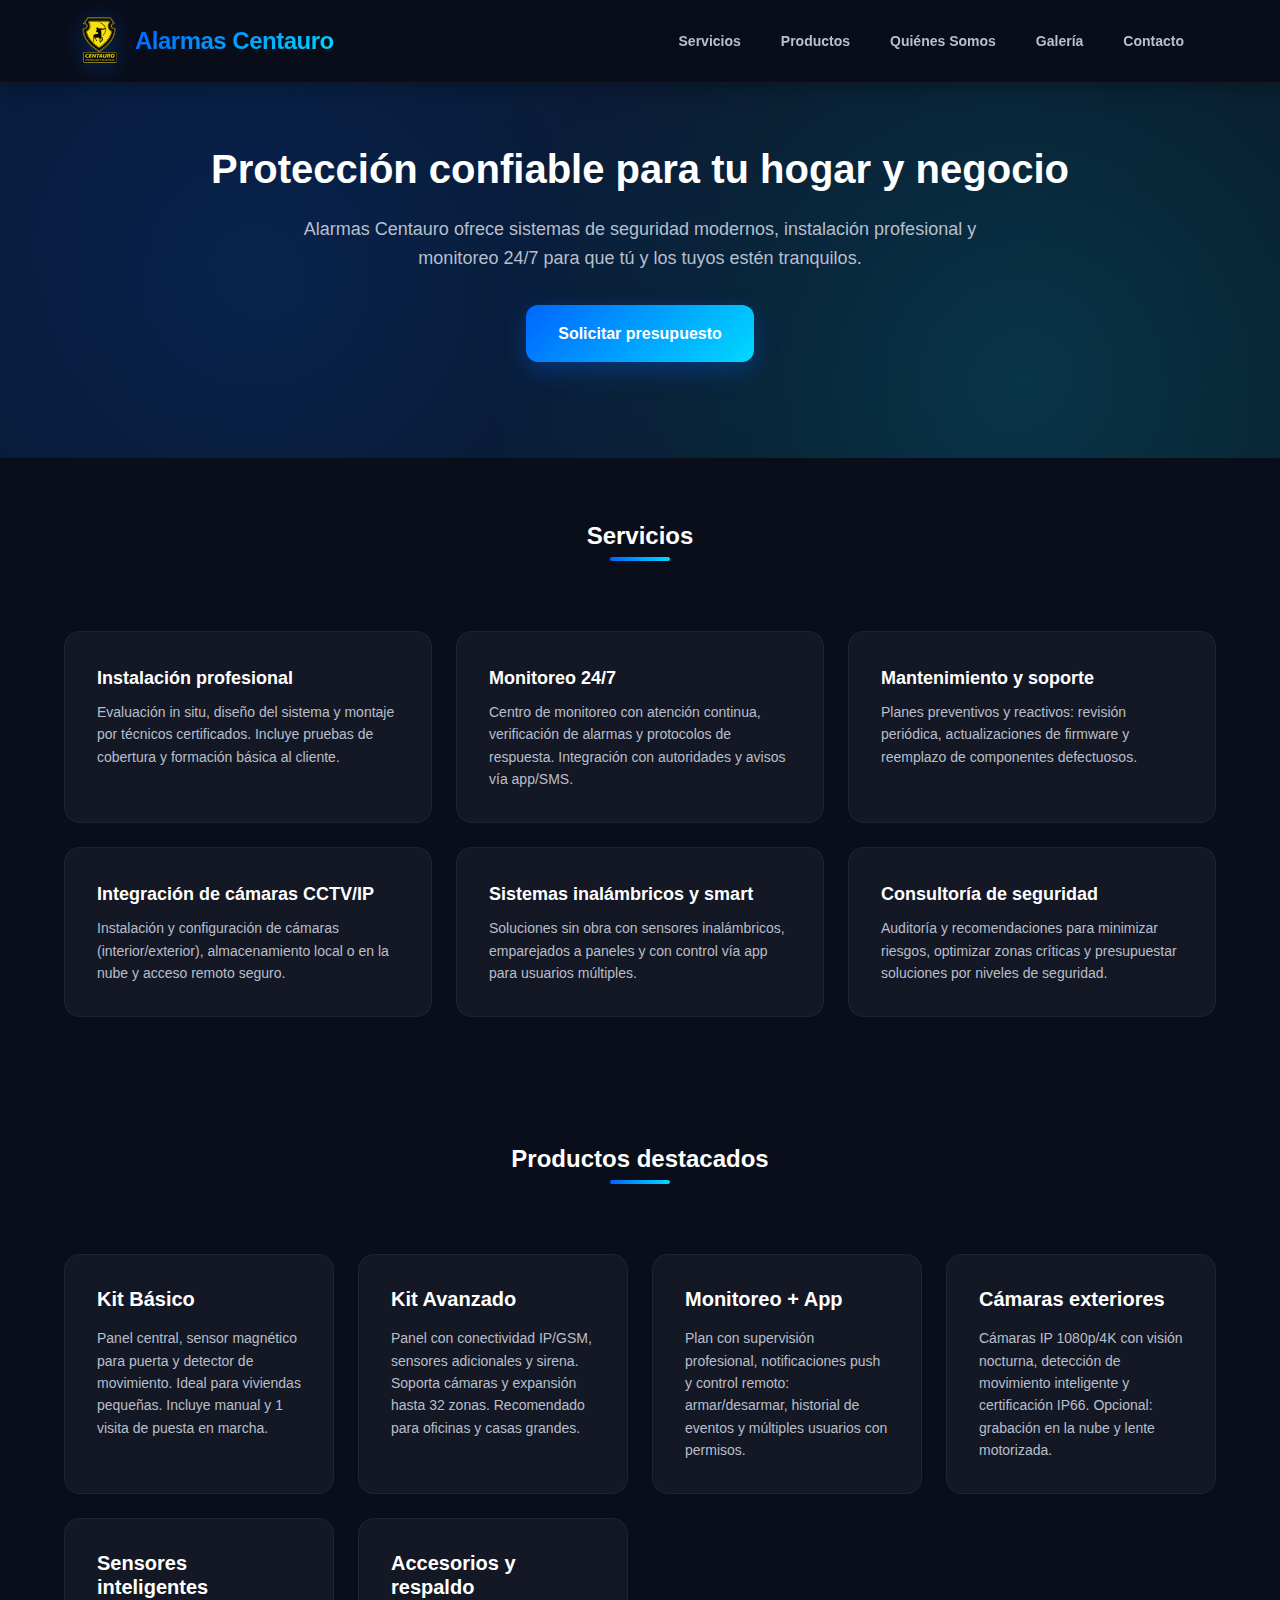
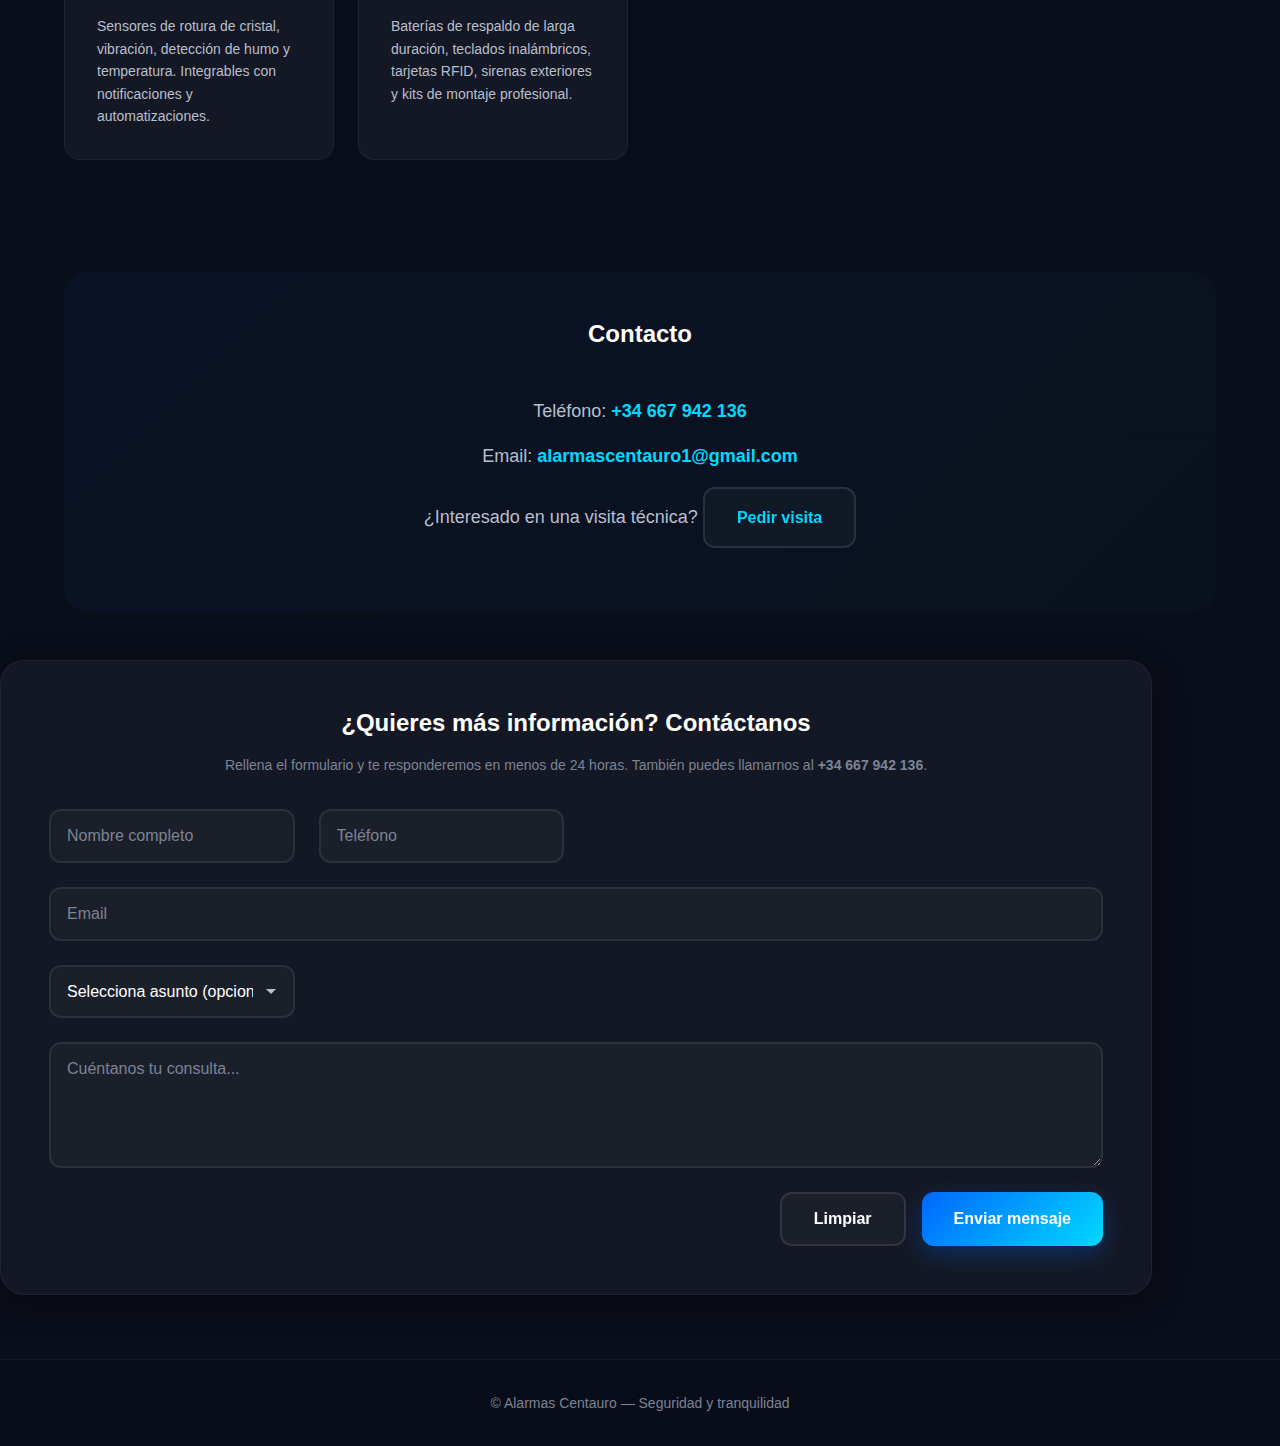
<file: index.html>
<!DOCTYPE html>
<html lang="es">
<head>
    <meta charset="UTF-8">
    <meta name="viewport" content="width=device-width, initial-scale=1.0">
    <title>Alarmas Centauro</title>
    <link rel="stylesheet" href="styles/variables.css">
    <link rel="stylesheet" href="styles/global.css">
</head>
<body>
    <header class="site-header">
        <div class="container">
            <a href="index.html" class="logo-link">
                <img src="../../images/galeria/logo.png" alt="Alarmas Centauro" class="logo-img">
                <h1 class="logo">Alarmas Centauro</h1>
            </a>
            <nav class="main-nav">
                <a href="servicios.html">Servicios</a>
                <a href="productos.html">Productos</a>
                <a href="quienes-somos.html">Quiénes Somos</a>
                <a href="galeria.html">Galería</a>
                <a href="contacto.html">Contacto</a>
            </nav>
        </div>
    </header>

    <main>
        <section class="hero">
            <div class="container">
                <h2>Protección confiable para tu hogar y negocio</h2>
                <p>Alarmas Centauro ofrece sistemas de seguridad modernos, instalación profesional y monitoreo 24/7 para que tú y los tuyos estén tranquilos.</p>
                <p class="cta">
                    <a href="#contacto" class="btn-primary">Solicitar presupuesto</a>
                </p>
            </div>
        </section>

        <section id="servicios" class="features container">
            <h3>Servicios</h3>
            <ul class="feature-list">
                <li>
                    <strong>Instalación profesional</strong>
                    <p>Evaluación in situ, diseño del sistema y montaje por técnicos certificados. Incluye pruebas de cobertura y formación básica al cliente.</p>
                </li>
                <li>
                    <strong>Monitoreo 24/7</strong>
                    <p>Centro de monitoreo con atención continua, verificación de alarmas y protocolos de respuesta. Integración con autoridades y avisos vía app/SMS.</p>
                </li>
                <li>
                    <strong>Mantenimiento y soporte</strong>
                    <p>Planes preventivos y reactivos: revisión periódica, actualizaciones de firmware y reemplazo de componentes defectuosos.</p>
                </li>
                <li>
                    <strong>Integración de cámaras CCTV/IP</strong>
                    <p>Instalación y configuración de cámaras (interior/exterior), almacenamiento local o en la nube y acceso remoto seguro.</p>
                </li>
                <li>
                    <strong>Sistemas inalámbricos y smart</strong>
                    <p>Soluciones sin obra con sensores inalámbricos, emparejados a paneles y con control vía app para usuarios múltiples.</p>
                </li>
                <li>
                    <strong>Consultoría de seguridad</strong>
                    <p>Auditoría y recomendaciones para minimizar riesgos, optimizar zonas críticas y presupuestar soluciones por niveles de seguridad.</p>
                </li>
            </ul>
        </section>

        <section id="productos" class="products container">
            <h3>Productos destacados</h3>
            <div class="product-grid">
                <article class="product-card">
                    <h4>Kit Básico</h4>
                    <p>Panel central, sensor magnético para puerta y detector de movimiento. Ideal para viviendas pequeñas. Incluye manual y 1 visita de puesta en marcha.</p>
                </article>

                <article class="product-card">
                    <h4>Kit Avanzado</h4>
                    <p>Panel con conectividad IP/GSM, sensores adicionales y sirena. Soporta cámaras y expansión hasta 32 zonas. Recomendado para oficinas y casas grandes.</p>
                </article>

                <article class="product-card">
                    <h4>Monitoreo + App</h4>
                    <p>Plan con supervisión profesional, notificaciones push y control remoto: armar/desarmar, historial de eventos y múltiples usuarios con permisos.</p>
                </article>

                <article class="product-card">
                    <h4>Cámaras exteriores</h4>
                    <p>Cámaras IP 1080p/4K con visión nocturna, detección de movimiento inteligente y certificación IP66. Opcional: grabación en la nube y lente motorizada.</p>
                </article>

                <article class="product-card">
                    <h4>Sensores inteligentes</h4>
                    <p>Sensores de rotura de cristal, vibración, detección de humo y temperatura. Integrables con notificaciones y automatizaciones.</p>
                </article>

                <article class="product-card">
                    <h4>Accesorios y respaldo</h4>
                    <p>Baterías de respaldo de larga duración, teclados inalámbricos, tarjetas RFID, sirenas exteriores y kits de montaje profesional.</p>
                </article>
            </div>
        </section>

        <section id="contacto" class="contact container">
            <h3>Contacto</h3>
            <p>Teléfono: <a href="tel:+34667942136">+34 667 942 136</a></p>
            <p>Email: <a href="mailto:alarmascentauro1@gmail.com">alarmascentauro1@gmail.com</a></p>
            <p>¿Interesado en una visita técnica? <a href="#contacto" class="btn-secondary">Pedir visita</a></p>
        </section>

        <section class="contact-bottom container" aria-labelledby="contact-bottom-title">
            <h3 id="contact-bottom-title">¿Quieres más información? Contáctanos</h3>
            <p class="text-muted">Rellena el formulario y te responderemos en menos de 24 horas. También puedes llamarnos al <strong>+34 667 942 136</strong>.</p>
            <form action="https://formsubmit.co/alarmascentauro1@gmail.com" method="POST">
                <!-- Configuración FormSubmit -->
                <input type="hidden" name="_next" value="gracias.html">
                <input type="hidden" name="_subject" value="Nuevo mensaje desde Alarmas Centauro">
                <input type="hidden" name="_captcha" value="false">
                <input type="hidden" name="_template" value="table">
                <div class="grid">
                    <input name="nombre" type="text" placeholder="Nombre completo" required>
                    <input name="telefono" type="tel" placeholder="Teléfono" required>
                    <input name="email" type="email" placeholder="Email" class="full" required>
                    <div class="fancy-select" aria-hidden="false">
                      <select name="asunto" aria-label="Asunto">
                        <option value="">Selecciona asunto (opcional)</option>
                        <option value="presupuesto">💼 Solicitar presupuesto</option>
                        <option value="soporte">🛠️ Soporte técnico</option>
                        <option value="instalacion">🔧 Instalación</option>
                        <option value="mantenimiento">🔁 Mantenimiento</option>
                        <option value="otros">💬 Otros</option>
                      </select>
                    </div>
                    <textarea name="mensaje" rows="5" placeholder="Cuéntanos tu consulta..." class="full" required></textarea>
                </div>
                <div class="form-actions">
                    <button type="reset" class="btn-secondary">Limpiar</button>
                    <button type="submit" class="btn-primary">Enviar mensaje</button>
                </div>
            </form>
        </section>
    </main>

    <footer class="site-footer">
        <div class="container">
            <p>© Alarmas Centauro — Seguridad y tranquilidad</p>
        </div>
    </footer>

    <script>
        // Forzar redireccion a gracias.html despues del envio
        document.addEventListener('DOMContentLoaded', function() {
            const form = document.querySelector('.contact-bottom form');
            if (form) {
                form.addEventListener('submit', function(e) {
                    // Permitir el envio normal del formulario
                    // pero forzar redireccion despues de un breve delay
                    setTimeout(function() {
                        window.location.href = 'gracias.html';
                    }, 1000);
                });
            }
        });
    </script>
</body>
</html>
</file>
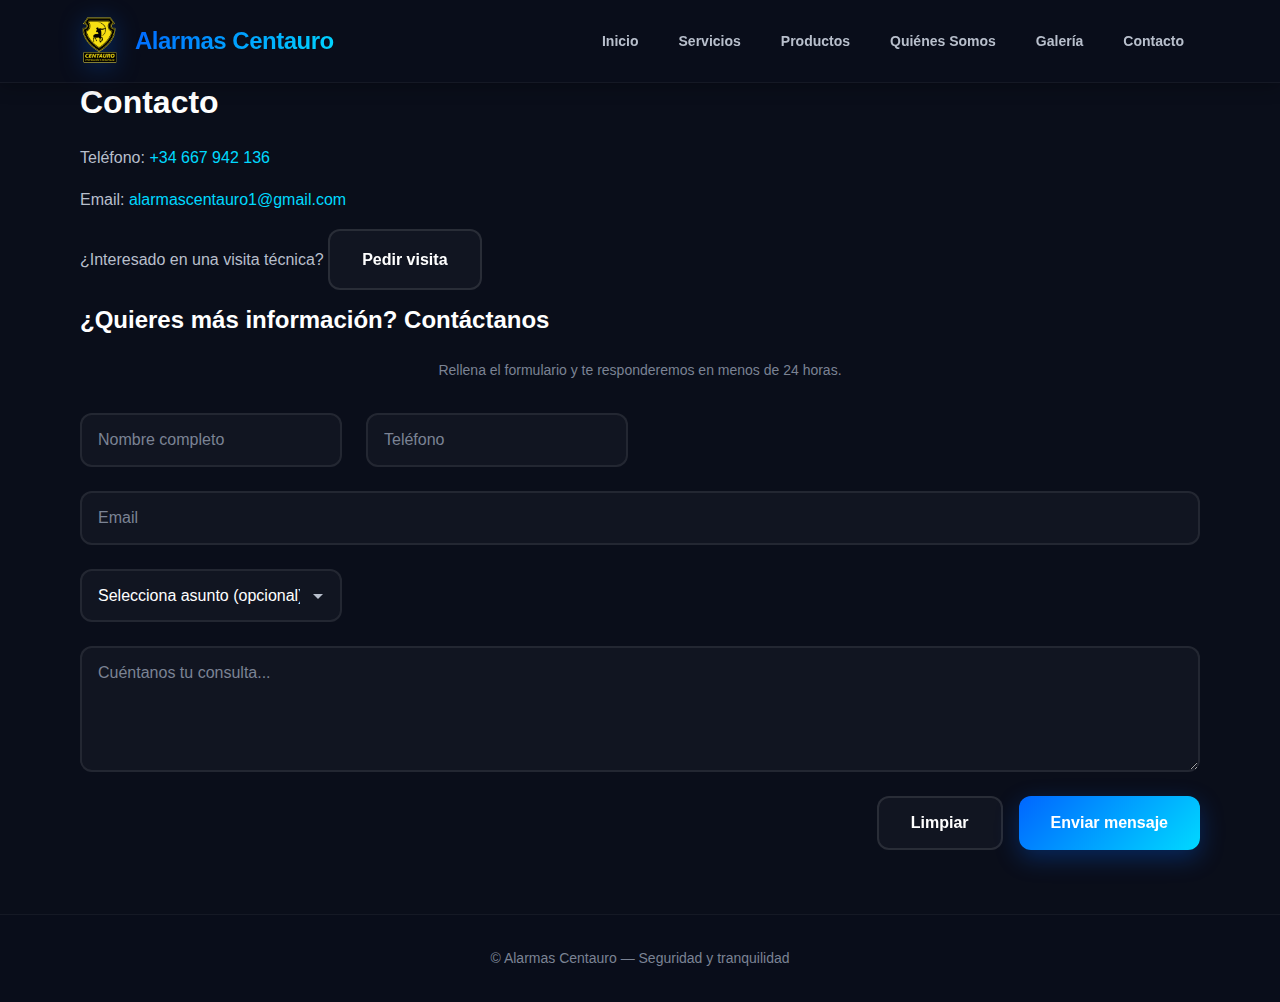
<file: contacto.html>
<!DOCTYPE html>
<html lang="es">
<head>
    <meta charset="UTF-8">
    <meta name="viewport" content="width=device-width, initial-scale=1.0">
    <title>Contacto - Alarmas Centauro</title>
    <link rel="stylesheet" href="styles/variables.css">
    <link rel="stylesheet" href="styles/global.css">
</head>
<body>
    <header class="site-header">
        <div class="container">
            <a href="index.html" class="logo-link">
                <img src="../../images/galeria/logo.png" alt="Alarmas Centauro" class="logo-img">
                <h1 class="logo">Alarmas Centauro</h1>
            </a>
            <nav class="main-nav">
                <a href="index.html">Inicio</a>
                <a href="servicios.html">Servicios</a>
                <a href="productos.html">Productos</a>
                <a href="quienes-somos.html">Quiénes Somos</a>
                <a href="galeria.html">Galería</a>
                <a href="contacto.html">Contacto</a>
            </nav>
        </div>
    </header>

    <main>
        <section class="contact-info container">
            <h2>Contacto</h2>
            <p>Teléfono: <a href="tel:+34667942136">+34 667 942 136</a></p>
            <p>Email: <a href="mailto:alarmascentauro1@gmail.com">alarmascentauro1@gmail.com</a></p>
            <p>¿Interesado en una visita técnica? <a href="#contact-form" class="btn-secondary">Pedir visita</a></p>
        </section>

        <section id="contact-form" class="contact-form container">
            <h3>¿Quieres más información? Contáctanos</h3>
            <p class="text-muted">Rellena el formulario y te responderemos en menos de 24 horas.</p>
            <form id="contacto-form">
                <div class="grid">
                    <input name="nombre" type="text" placeholder="Nombre completo" required>
                    <input name="telefono" type="tel" placeholder="Teléfono" required>
                    <input name="email" type="email" placeholder="Email" class="full" required>
                    <div class="fancy-select" aria-hidden="false">
                      <select name="asunto" aria-label="Asunto">
                        <option value="">Selecciona asunto (opcional)</option>
                        <option value="presupuesto">💼 Solicitar presupuesto</option>
                        <option value="soporte">🛠️ Soporte técnico</option>
                        <option value="instalacion">🔧 Instalación</option>
                        <option value="mantenimiento">🔁 Mantenimiento</option>
                        <option value="otros">💬 Otros</option>
                      </select>
                    </div>
                    <textarea name="mensaje" rows="5" placeholder="Cuéntanos tu consulta..." class="full" required></textarea>
                </div>
                <div class="form-actions">
                    <button type="reset" class="btn-secondary">Limpiar</button>
                    <button type="submit" class="btn-primary">Enviar mensaje</button>
                </div>
            </form>
        </section>
    </main>

    <footer class="site-footer">
        <div class="container">
            <p>© Alarmas Centauro — Seguridad y tranquilidad</p>
        </div>
    </footer>

    <script src="scripts/form-submit.js"></script>
</body>
</html>
</file>
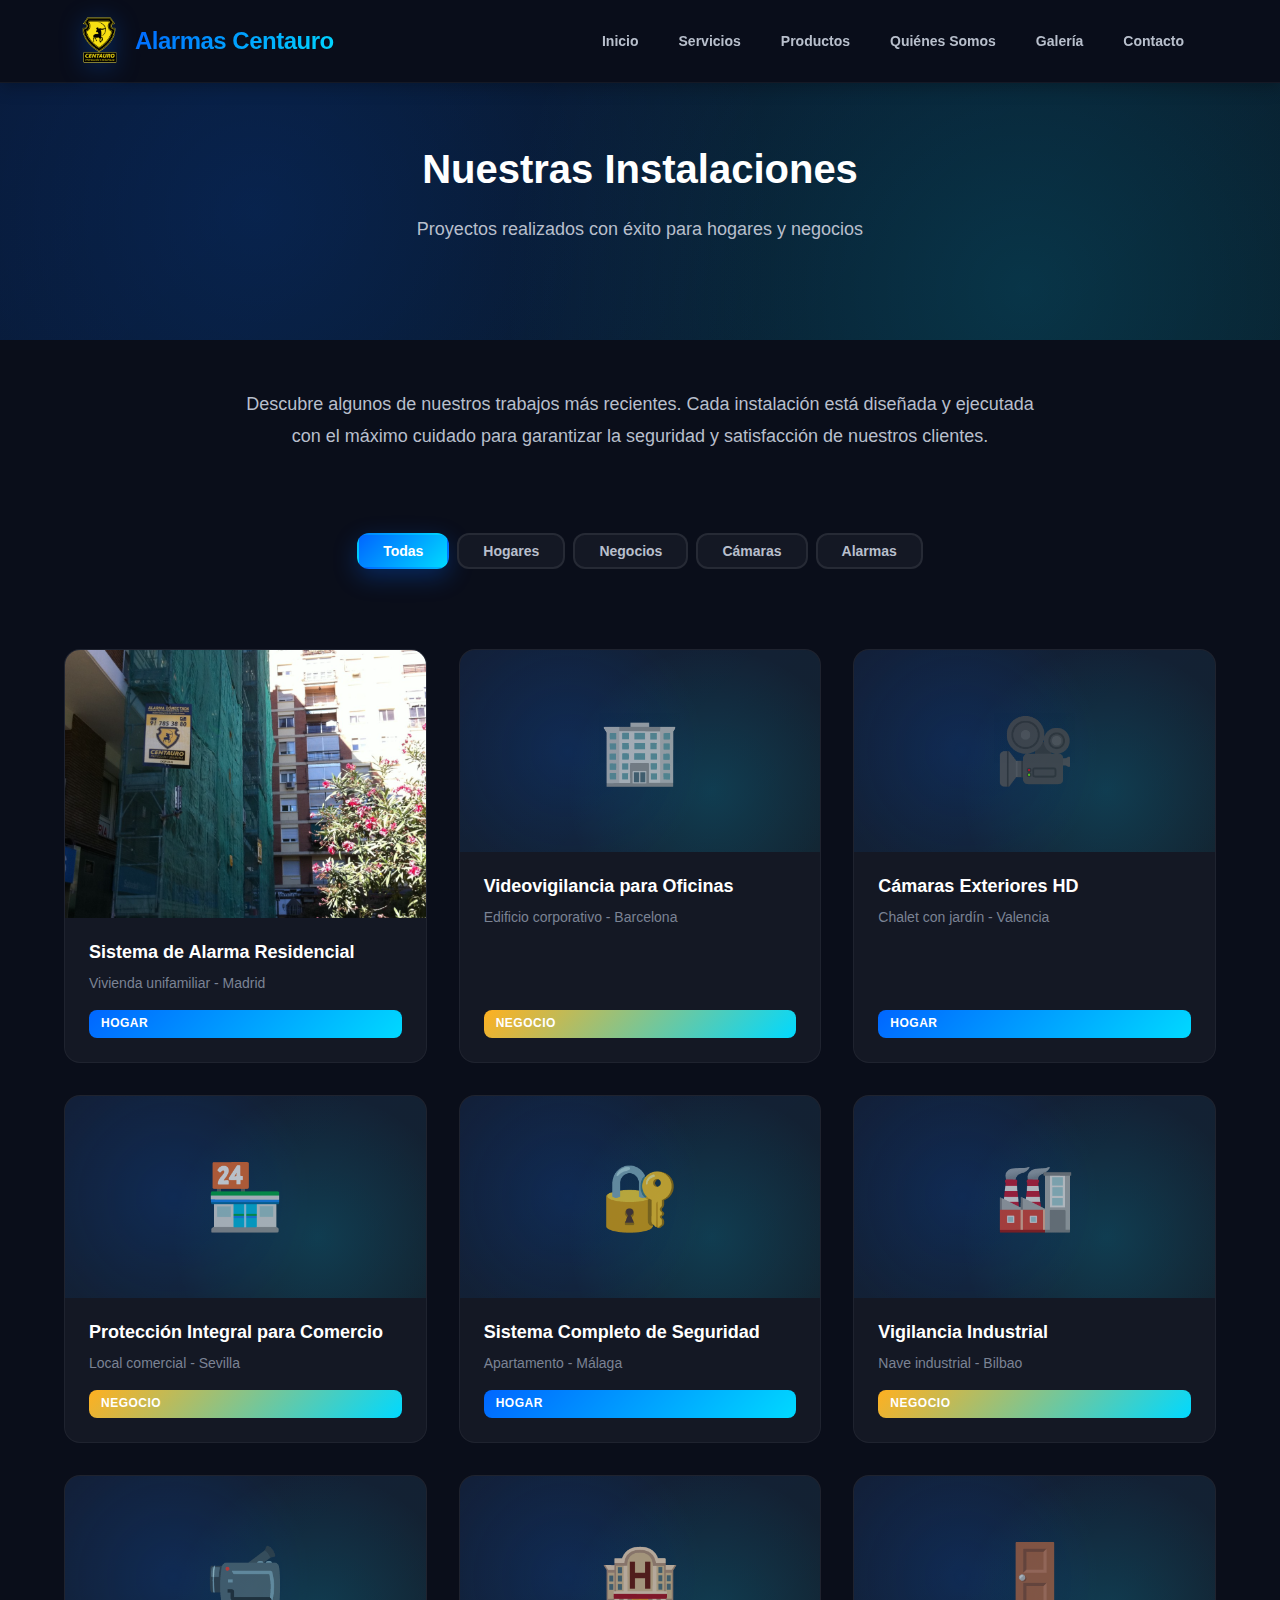
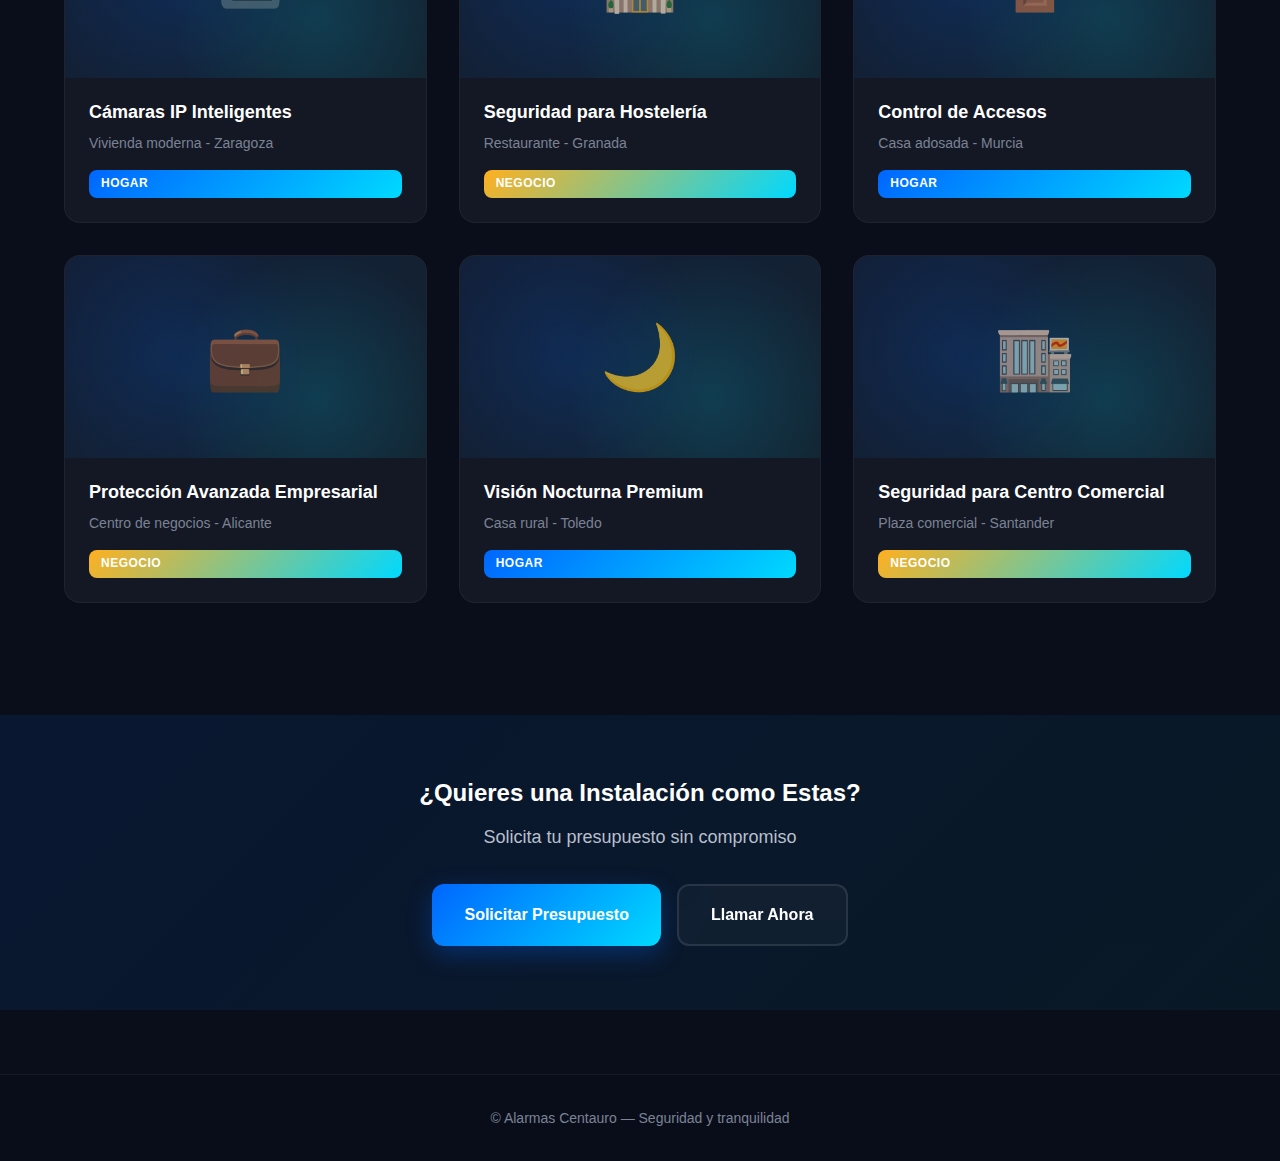
<file: galeria.html>
<!DOCTYPE html>
<html lang="es">
<head>
    <meta charset="UTF-8">
    <meta name="viewport" content="width=device-width, initial-scale=1.0">
    <title>Galería - Alarmas Centauro</title>
    <link rel="stylesheet" href="styles/variables.css">
    <link rel="stylesheet" href="styles/global.css">
</head>
<body>
    <header class="site-header">
        <div class="container">
            <a href="index.html" class="logo-link">
                <img src="../../images/galeria/logo.png" alt="Alarmas Centauro" class="logo-img">
                <h1 class="logo">Alarmas Centauro</h1>
            </a>
            <nav class="main-nav">
                <a href="index.html">Inicio</a>
                <a href="servicios.html">Servicios</a>
                <a href="productos.html">Productos</a>
                <a href="quienes-somos.html">Quiénes Somos</a>
                <a href="galeria.html">Galería</a>
                <a href="contacto.html">Contacto</a>
            </nav>
        </div>
    </header>

    <main>
        <section class="hero">
            <div class="container">
                <h2>Nuestras Instalaciones</h2>
                <p>Proyectos realizados con éxito para hogares y negocios</p>
            </div>
        </section>

        <section class="gallery-intro container">
            <p class="intro-text">
                Descubre algunos de nuestros trabajos más recientes. Cada instalación está diseñada y ejecutada 
                con el máximo cuidado para garantizar la seguridad y satisfacción de nuestros clientes.
            </p>
        </section>

        <section class="gallery-filters container">
            <div class="filter-buttons">
                <button class="filter-btn active" data-filter="all">Todas</button>
                <button class="filter-btn" data-filter="hogares">Hogares</button>
                <button class="filter-btn" data-filter="negocios">Negocios</button>
                <button class="filter-btn" data-filter="camaras">Cámaras</button>
                <button class="filter-btn" data-filter="alarmas">Alarmas</button>
            </div>
        </section>

        <section class="gallery-grid container">
            <!-- 
            ═══════════════════════════════════════════════════════════════════
            📸 INSTRUCCIONES PARA AGREGAR FOTOS:
            ═══════════════════════════════════════════════════════════════════
            
            1. Crea una carpeta "images/galeria/" en tu proyecto
            2. Guarda tus fotos allí con nombres descriptivos (ej: hogar-1.jpg)
            3. Reemplaza el bloque <div class="placeholder-image">...</div> 
               por: <img src="images/galeria/TU-FOTO.jpg" alt="Descripción">
            
            EJEMPLO DE CÓMO REEMPLAZAR:
            
            ANTES (placeholder):
            <div class="gallery-image">
                <div class="placeholder-image">
                    <span class="icon">🏠</span>
                </div>
            </div>
            
            DESPUÉS (con foto real):
            <div class="gallery-image">
                <img src="images/galeria/hogar-1.jpg" alt="Sistema de Alarma Residencial">
            </div>
            
            ═══════════════════════════════════════════════════════════════════
            -->

            <!-- Hogar 1 -->
            <div class="gallery-item" data-category="hogares alarmas">
                <div class="gallery-card">
                    <div class="gallery-image">
                        <img src="../../images/galeria/foto1.png" alt="Sistema de Alarma Residencial">
                    </div>
                    <div class="gallery-info">
                        <h4>Sistema de Alarma Residencial</h4>
                        <p>Vivienda unifamiliar - Madrid</p>
                        <span class="badge">Hogar</span>
                    </div>
                </div>
            </div>

            <!-- Negocio 1 -->
            <div class="gallery-item" data-category="negocios camaras">
                <div class="gallery-card">
                    <div class="gallery-image">
                        <!-- 📸 REEMPLAZAR CON: <img src="images/galeria/negocio-1.jpg" alt="Videovigilancia para Oficinas"> -->
                        <div class="placeholder-image">
                            <span class="icon">🏢</span>
                        </div>
                    </div>
                    <div class="gallery-info">
                        <h4>Videovigilancia para Oficinas</h4>
                        <p>Edificio corporativo - Barcelona</p>
                        <span class="badge badge-business">Negocio</span>
                    </div>
                </div>
            </div>

            <!-- Hogar 2 -->
            <div class="gallery-item" data-category="hogares camaras">
                <div class="gallery-card">
                    <div class="gallery-image">
                        <!-- 📸 REEMPLAZAR CON: <img src="images/galeria/hogar-2.jpg" alt="Cámaras Exteriores HD"> -->
                        <div class="placeholder-image">
                            <span class="icon">🎥</span>
                        </div>
                    </div>
                    <div class="gallery-info">
                        <h4>Cámaras Exteriores HD</h4>
                        <p>Chalet con jardín - Valencia</p>
                        <span class="badge">Hogar</span>
                    </div>
                </div>
            </div>

            <!-- Negocio 2 -->
            <div class="gallery-item" data-category="negocios alarmas">
                <div class="gallery-card">
                    <div class="gallery-image">
                        <!-- 📸 REEMPLAZAR CON: <img src="images/galeria/negocio-2.jpg" alt="Protección Integral para Comercio"> -->
                        <div class="placeholder-image">
                            <span class="icon">🏪</span>
                        </div>
                    </div>
                    <div class="gallery-info">
                        <h4>Protección Integral para Comercio</h4>
                        <p>Local comercial - Sevilla</p>
                        <span class="badge badge-business">Negocio</span>
                    </div>
                </div>
            </div>

            <!-- Hogar 3 -->
            <div class="gallery-item" data-category="hogares alarmas camaras">
                <div class="gallery-card">
                    <div class="gallery-image">
                        <!-- 📸 REEMPLAZAR CON: <img src="images/galeria/hogar-3.jpg" alt="Sistema Completo de Seguridad"> -->
                        <div class="placeholder-image">
                            <span class="icon">🔐</span>
                        </div>
                    </div>
                    <div class="gallery-info">
                        <h4>Sistema Completo de Seguridad</h4>
                        <p>Apartamento - Málaga</p>
                        <span class="badge">Hogar</span>
                    </div>
                </div>
            </div>

            <!-- Negocio 3 -->
            <div class="gallery-item" data-category="negocios camaras">
                <div class="gallery-card">
                    <div class="gallery-image">
                        <!-- 📸 REEMPLAZAR CON: <img src="images/galeria/negocio-3.jpg" alt="Vigilancia Industrial"> -->
                        <div class="placeholder-image">
                            <span class="icon">🏭</span>
                        </div>
                    </div>
                    <div class="gallery-info">
                        <h4>Vigilancia Industrial</h4>
                        <p>Nave industrial - Bilbao</p>
                        <span class="badge badge-business">Negocio</span>
                    </div>
                </div>
            </div>

            <!-- Hogar 4 -->
            <div class="gallery-item" data-category="hogares camaras">
                <div class="gallery-card">
                    <div class="gallery-image">
                        <!-- 📸 REEMPLAZAR CON: <img src="images/galeria/hogar-4.jpg" alt="Cámaras IP Inteligentes"> -->
                        <div class="placeholder-image">
                            <span class="icon">📹</span>
                        </div>
                    </div>
                    <div class="gallery-info">
                        <h4>Cámaras IP Inteligentes</h4>
                        <p>Vivienda moderna - Zaragoza</p>
                        <span class="badge">Hogar</span>
                    </div>
                </div>
            </div>

            <!-- Negocio 4 -->
            <div class="gallery-item" data-category="negocios alarmas">
                <div class="gallery-card">
                    <div class="gallery-image">
                        <!-- 📸 REEMPLAZAR CON: <img src="images/galeria/negocio-4.jpg" alt="Seguridad para Hostelería"> -->
                        <div class="placeholder-image">
                            <span class="icon">🏨</span>
                        </div>
                    </div>
                    <div class="gallery-info">
                        <h4>Seguridad para Hostelería</h4>
                        <p>Restaurante - Granada</p>
                        <span class="badge badge-business">Negocio</span>
                    </div>
                </div>
            </div>

            <!-- Hogar 5 -->
            <div class="gallery-item" data-category="hogares alarmas">
                <div class="gallery-card">
                    <div class="gallery-image">
                        <!-- 📸 REEMPLAZAR CON: <img src="images/galeria/hogar-5.jpg" alt="Control de Accesos"> -->
                        <div class="placeholder-image">
                            <span class="icon">🚪</span>
                        </div>
                    </div>
                    <div class="gallery-info">
                        <h4>Control de Accesos</h4>
                        <p>Casa adosada - Murcia</p>
                        <span class="badge">Hogar</span>
                    </div>
                </div>
            </div>

            <!-- Negocio 5 -->
            <div class="gallery-item" data-category="negocios camaras alarmas">
                <div class="gallery-card">
                    <div class="gallery-image">
                        <!-- 📸 REEMPLAZAR CON: <img src="images/galeria/negocio-5.jpg" alt="Protección Avanzada Empresarial"> -->
                        <div class="placeholder-image">
                            <span class="icon">💼</span>
                        </div>
                    </div>
                    <div class="gallery-info">
                        <h4>Protección Avanzada Empresarial</h4>
                        <p>Centro de negocios - Alicante</p>
                        <span class="badge badge-business">Negocio</span>
                    </div>
                </div>
            </div>

            <!-- Hogar 6 -->
            <div class="gallery-item" data-category="hogares camaras">
                <div class="gallery-card">
                    <div class="gallery-image">
                        <!-- 📸 REEMPLAZAR CON: <img src="images/galeria/hogar-6.jpg" alt="Visión Nocturna Premium"> -->
                        <div class="placeholder-image">
                            <span class="icon">🌙</span>
                        </div>
                    </div>
                    <div class="gallery-info">
                        <h4>Visión Nocturna Premium</h4>
                        <p>Casa rural - Toledo</p>
                        <span class="badge">Hogar</span>
                    </div>
                </div>
            </div>

            <!-- Negocio 6 -->
            <div class="gallery-item" data-category="negocios alarmas">
                <div class="gallery-card">
                    <div class="gallery-image">
                        <!-- 📸 REEMPLAZAR CON: <img src="images/galeria/negocio-6.jpg" alt="Seguridad para Centro Comercial"> -->
                        <div class="placeholder-image">
                            <span class="icon">🏬</span>
                        </div>
                    </div>
                    <div class="gallery-info">
                        <h4>Seguridad para Centro Comercial</h4>
                        <p>Plaza comercial - Santander</p>
                        <span class="badge badge-business">Negocio</span>
                    </div>
                </div>
            </div>
        </section>

        <section class="cta-section">
            <div class="container">
                <h3>¿Quieres una Instalación como Estas?</h3>
                <p>Solicita tu presupuesto sin compromiso</p>
                <div class="cta-buttons">
                    <a href="contacto.html" class="btn-primary">Solicitar Presupuesto</a>
                    <a href="tel:+34667942136" class="btn-secondary">Llamar Ahora</a>
                </div>
            </div>
        </section>
    </main>

    <footer class="site-footer">
        <div class="container">
            <p>© Alarmas Centauro — Seguridad y tranquilidad</p>
        </div>
    </footer>

    <style>
        /* Estilos para el logo */
        .logo-link {
            display: flex;
            align-items: center;
            gap: var(--spacing-sm);
            text-decoration: none;
            transition: all var(--transition-base);
        }

        .logo-link:hover {
            transform: scale(1.02);
        }

        .logo-img {
            height: 50px;
            width: auto;
            filter: drop-shadow(0 4px 12px rgba(0, 102, 255, 0.3));
            animation: logoFloat 3s ease-in-out infinite;
            transition: all var(--transition-base);
        }

        .logo-link:hover .logo-img {
            filter: drop-shadow(0 8px 24px rgba(0, 217, 255, 0.5));
            transform: rotate(-5deg);
        }

        @keyframes logoFloat {
            0%, 100% {
                transform: translateY(0px);
            }
            50% {
                transform: translateY(-5px);
            }
        }

        .logo {
            margin: 0;
        }

        /* Responsive logo */
        @media (max-width: 768px) {
            .logo-img {
                height: 40px;
            }
            
            .logo {
                font-size: var(--font-size-lg);
            }
        }

        @media (max-width: 480px) {
            .logo-link {
                gap: var(--spacing-xs);
            }
            
            .logo-img {
                height: 35px;
            }
        }

        .gallery-intro {
            padding: var(--spacing-xl) 0;
            text-align: center;
        }

        .intro-text {
            font-size: var(--font-size-lg);
            color: var(--text-secondary);
            max-width: 800px;
            margin: 0 auto;
            line-height: 1.8;
        }

        .gallery-filters {
            padding: var(--spacing-lg) 0;
        }

        .filter-buttons {
            display: flex;
            gap: var(--spacing-xs);
            justify-content: center;
            flex-wrap: wrap;
        }

        .filter-btn {
            padding: var(--spacing-xs) var(--spacing-md);
            background: var(--bg-card);
            color: var(--text-secondary);
            border: 2px solid rgba(255, 255, 255, 0.08);
            border-radius: var(--radius-md);
            font-weight: 600;
            cursor: pointer;
            transition: all var(--transition-base);
            font-size: var(--font-size-sm);
        }

        .filter-btn:hover {
            background: var(--bg-card-hover);
            border-color: rgba(255, 255, 255, 0.15);
            transform: translateY(-2px);
        }

        .filter-btn.active {
            background: linear-gradient(135deg, var(--primary), var(--accent));
            color: white;
            border-color: transparent;
            box-shadow: var(--shadow-primary);
        }

        .gallery-grid {
            display: grid;
            grid-template-columns: repeat(auto-fill, minmax(300px, 1fr));
            gap: var(--spacing-lg);
            padding: var(--spacing-xl) 0;
        }

        .gallery-item {
            animation: fadeIn 0.5s ease-in-out;
        }

        .gallery-item.hidden {
            display: none;
        }

        @keyframes fadeIn {
            from {
                opacity: 0;
                transform: scale(0.9);
            }
            to {
                opacity: 1;
                transform: scale(1);
            }
        }

        .gallery-card {
            background: var(--bg-card);
            border-radius: var(--radius-lg);
            overflow: hidden;
            border: 1px solid rgba(255, 255, 255, 0.05);
            transition: all var(--transition-base);
            height: 100%;
            display: flex;
            flex-direction: column;
        }

        .gallery-card:hover {
            transform: translateY(-8px);
            box-shadow: var(--shadow-lg);
            border-color: rgba(0, 217, 255, 0.3);
        }

        .gallery-image {
            position: relative;
            overflow: hidden;
            background: linear-gradient(135deg, rgba(0, 102, 255, 0.1), rgba(0, 217, 255, 0.05));
        }

        .placeholder-image {
            aspect-ratio: 16/9;
            display: flex;
            align-items: center;
            justify-content: center;
            background: 
                radial-gradient(circle at 30% 50%, rgba(0, 102, 255, 0.15) 0%, transparent 50%),
                radial-gradient(circle at 70% 70%, rgba(0, 217, 255, 0.15) 0%, transparent 50%);
        }

        .placeholder-image .icon {
            font-size: 4rem;
            opacity: 0.7;
        }

        .gallery-info {
            padding: var(--spacing-md);
            flex-grow: 1;
            display: flex;
            flex-direction: column;
        }

        .gallery-info h4 {
            font-size: var(--font-size-lg);
            margin-bottom: var(--spacing-xs);
            color: var(--text-primary);
        }

        .gallery-info p {
            color: var(--text-muted);
            font-size: var(--font-size-sm);
            margin-bottom: var(--spacing-sm);
            flex-grow: 1;
        }

        .badge {
            display: inline-block;
            padding: 0.25rem 0.75rem;
            background: linear-gradient(135deg, var(--primary), var(--accent));
            color: white;
            border-radius: var(--radius-sm);
            font-size: var(--font-size-xs);
            font-weight: 700;
            text-transform: uppercase;
            letter-spacing: 0.5px;
        }

        .badge-business {
            background: linear-gradient(135deg, var(--warning), var(--accent));
        }

        .cta-section {
            background: linear-gradient(135deg, rgba(0, 102, 255, 0.1), rgba(0, 217, 255, 0.05));
            padding: var(--spacing-2xl) 0;
            text-align: center;
            margin-top: var(--spacing-2xl);
        }

        .cta-section h3 {
            margin-bottom: var(--spacing-sm);
        }

        .cta-section p {
            font-size: var(--font-size-lg);
            color: var(--text-secondary);
            margin-bottom: var(--spacing-lg);
        }

        .cta-buttons {
            display: flex;
            gap: var(--spacing-sm);
            justify-content: center;
            flex-wrap: wrap;
        }

        @media (max-width: 768px) {
            .gallery-grid {
                grid-template-columns: 1fr;
            }

            .filter-buttons {
                justify-content: flex-start;
                overflow-x: auto;
                padding-bottom: var(--spacing-xs);
            }

            .cta-buttons {
                flex-direction: column;
                align-items: stretch;
            }

            .cta-buttons a {
                width: 100%;
            }
        }

        @media (max-width: 480px) {
            .filter-btn {
                font-size: var(--font-size-xs);
                padding: var(--spacing-xs) var(--spacing-sm);
            }
        }
    </style>

    <script>
        // Sistema de filtrado de galería
        document.addEventListener('DOMContentLoaded', function() {
            const filterButtons = document.querySelectorAll('.filter-btn');
            const galleryItems = document.querySelectorAll('.gallery-item');

            filterButtons.forEach(button => {
                button.addEventListener('click', function() {
                    const filter = this.getAttribute('data-filter');

                    // Actualizar botón activo
                    filterButtons.forEach(btn => btn.classList.remove('active'));
                    this.classList.add('active');

                    // Filtrar items
                    galleryItems.forEach(item => {
                        if (filter === 'all') {
                            item.classList.remove('hidden');
                        } else {
                            const categories = item.getAttribute('data-category');
                            if (categories.includes(filter)) {
                                item.classList.remove('hidden');
                            } else {
                                item.classList.add('hidden');
                            }
                        }
                    });
                });
            });
        });
    </script>
</body>
</html>
</file>
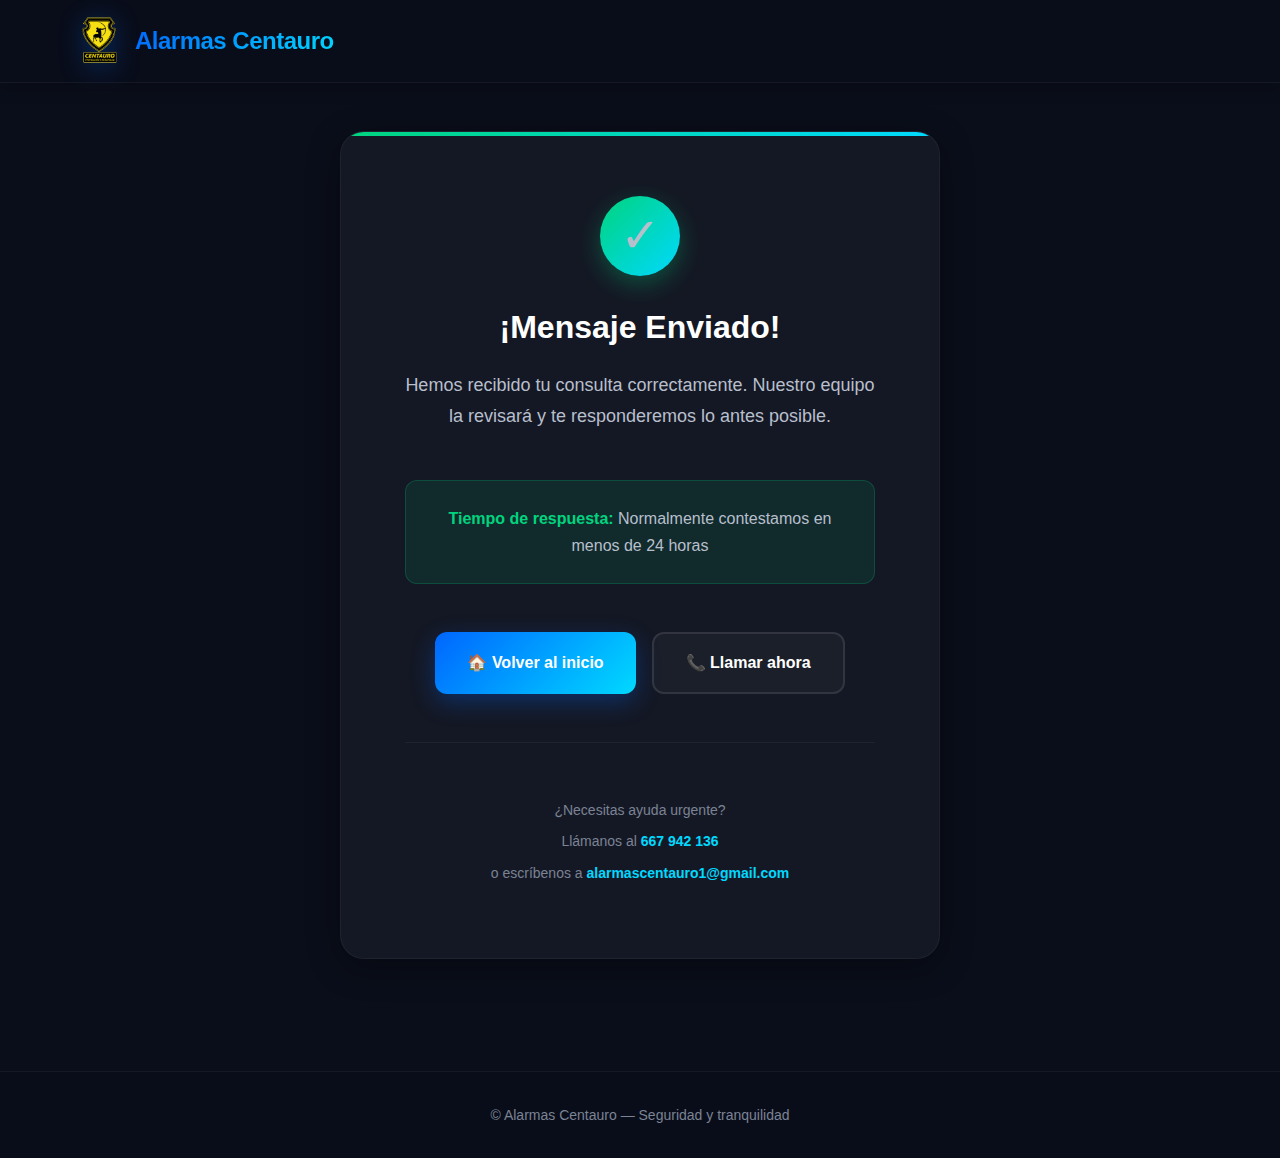
<file: gracias.html>
<!DOCTYPE html>
<html lang="es">
<head>
    <meta charset="UTF-8">
    <meta name="viewport" content="width=device-width, initial-scale=1.0">
    <title>Mensaje Enviado - Alarmas Centauro</title>
    <link rel="stylesheet" href="styles/variables.css">
    <link rel="stylesheet" href="styles/global.css">
    <style>
        body {
            display: flex;
            flex-direction: column;
            min-height: 100vh;
        }

        .site-header {
            padding: var(--spacing-sm) 0;
        }

        .site-header .logo-link {
            display: flex;
            align-items: center;
            gap: var(--spacing-sm);
            text-decoration: none;
        }

        .site-header .logo-img {
            height: 50px;
            filter: drop-shadow(0 4px 12px rgba(0, 102, 255, 0.3));
            animation: logoFloat 3s ease-in-out infinite;
        }

        @keyframes logoFloat {
            0%, 100% { transform: translateY(0px); }
            50% { transform: translateY(-5px); }
        }

        .site-header .logo-link:hover .logo-img {
            filter: drop-shadow(0 8px 24px rgba(0, 217, 255, 0.5));
            transform: rotate(-5deg);
        }

        .site-header .logo {
            color: var(--text-primary);
            font-size: var(--font-size-2xl);
            font-weight: 800;
            background: linear-gradient(135deg, var(--primary), var(--accent));
            -webkit-background-clip: text;
            -webkit-text-fill-color: transparent;
            background-clip: text;
            margin: 0;
            letter-spacing: -0.5px;
        }

        main {
            flex: 1;
            display: flex;
            align-items: center;
            justify-content: center;
            padding: var(--spacing-xl) var(--spacing-sm);
        }

        .success-container {
            text-align: center;
            max-width: 600px;
            width: 100%;
        }

        .success-card {
            background: var(--bg-card);
            border-radius: var(--radius-xl);
            padding: var(--spacing-2xl);
            border: 1px solid rgba(255, 255, 255, 0.05);
            box-shadow: var(--shadow-lg);
            position: relative;
            overflow: hidden;
        }

        .success-card::before {
            content: '';
            position: absolute;
            top: 0;
            left: 0;
            right: 0;
            height: 4px;
            background: linear-gradient(90deg, var(--success), var(--accent));
        }

        .success-icon {
            width: 80px;
            height: 80px;
            margin: 0 auto var(--spacing-lg);
            background: linear-gradient(135deg, var(--success), var(--accent));
            border-radius: 50%;
            display: flex;
            align-items: center;
            justify-content: center;
            font-size: 3rem;
            animation: scaleIn 0.5s cubic-bezier(0.34, 1.56, 0.64, 1);
            box-shadow: 0 8px 24px rgba(0, 212, 126, 0.3);
        }

        @keyframes scaleIn {
            0% {
                transform: scale(0);
                opacity: 0;
            }
            100% {
                transform: scale(1);
                opacity: 1;
            }
        }

        .success-card h1 {
            font-size: var(--font-size-3xl);
            margin-bottom: var(--spacing-md);
            color: var(--text-primary);
        }

        .success-card p {
            font-size: var(--font-size-lg);
            color: var(--text-secondary);
            margin-bottom: var(--spacing-xl);
            line-height: 1.7;
        }

        .success-info {
            background: rgba(0, 212, 126, 0.1);
            border: 1px solid rgba(0, 212, 126, 0.2);
            border-radius: var(--radius-md);
            padding: var(--spacing-md);
            margin-bottom: var(--spacing-xl);
        }

        .success-info p {
            margin: 0;
            font-size: var(--font-size-base);
            color: var(--text-secondary);
        }

        .success-info strong {
            color: var(--success);
        }

        .action-buttons {
            display: flex;
            gap: var(--spacing-sm);
            justify-content: center;
            flex-wrap: wrap;
        }

        .btn-home {
            display: inline-flex;
            align-items: center;
            gap: var(--spacing-xs);
            padding: var(--spacing-sm) var(--spacing-lg);
            background: linear-gradient(135deg, var(--primary), var(--accent));
            color: white;
            border-radius: var(--radius-md);
            text-decoration: none;
            font-weight: 700;
            transition: all var(--transition-base);
            box-shadow: var(--shadow-primary);
        }

        .btn-home:hover {
            transform: translateY(-2px);
            box-shadow: 0 12px 32px rgba(0, 102, 255, 0.4);
        }

        .btn-contact {
            display: inline-flex;
            align-items: center;
            gap: var(--spacing-xs);
            padding: var(--spacing-sm) var(--spacing-lg);
            background: rgba(255, 255, 255, 0.03);
            color: var(--text-primary);
            border: 2px solid rgba(255, 255, 255, 0.1);
            border-radius: var(--radius-md);
            text-decoration: none;
            font-weight: 700;
            transition: all var(--transition-base);
        }

        .btn-contact:hover {
            background: rgba(255, 255, 255, 0.08);
            border-color: rgba(255, 255, 255, 0.2);
            transform: translateY(-2px);
        }

        .contact-info {
            margin-top: var(--spacing-xl);
            padding-top: var(--spacing-xl);
            border-top: 1px solid rgba(255, 255, 255, 0.05);
        }

        .contact-info p {
            font-size: var(--font-size-sm);
            color: var(--text-muted);
            margin: var(--spacing-xs) 0;
        }

        .contact-info a {
            color: var(--accent);
            font-weight: 600;
        }

        @media (max-width: 480px) {
            .success-card {
                padding: var(--spacing-lg);
            }

            .success-card h1 {
                font-size: var(--font-size-2xl);
            }

            .success-icon {
                width: 60px;
                height: 60px;
                font-size: 2rem;
            }

            .action-buttons {
                flex-direction: column;
            }

            .btn-home,
            .btn-contact {
                width: 100%;
                justify-content: center;
            }
        }
    </style>
</head>
<body>
    <header class="site-header">
        <div class="container">
            <a href="index.html" class="logo-link">
                <img src="../../images/galeria/logo.png" alt="Alarmas Centauro" class="logo-img">
                <h1 class="logo">Alarmas Centauro</h1>
            </a>
        </div>
    </header>

    <main>
        <div class="success-container">
            <div class="success-card">
                <div class="success-icon">✓</div>
                
                <h1>¡Mensaje Enviado!</h1>
                
                <p>
                    Hemos recibido tu consulta correctamente. Nuestro equipo la revisará y 
                    te responderemos lo antes posible.
                </p>

                <div class="success-info">
                    <p>
                        <strong>Tiempo de respuesta:</strong> Normalmente contestamos en menos de 24 horas
                    </p>
                </div>

                <div class="action-buttons">
                    <a href="index.html" class="btn-home">
                        🏠 Volver al inicio
                    </a>
                    <a href="tel:+34667942136" class="btn-contact">
                        📞 Llamar ahora
                    </a>
                </div>

                <div class="contact-info">
                    <p>¿Necesitas ayuda urgente?</p>
                    <p>Llámanos al <a href="tel:+34667942136">667 942 136</a></p>
                    <p>o escríbenos a <a href="mailto:alarmascentauro1@gmail.com">alarmascentauro1@gmail.com</a></p>
                </div>
            </div>
        </div>
    </main>

    <footer class="site-footer">
        <div class="container">
            <p>© Alarmas Centauro — Seguridad y tranquilidad</p>
        </div>
    </footer>
</body>
</html>
</file>
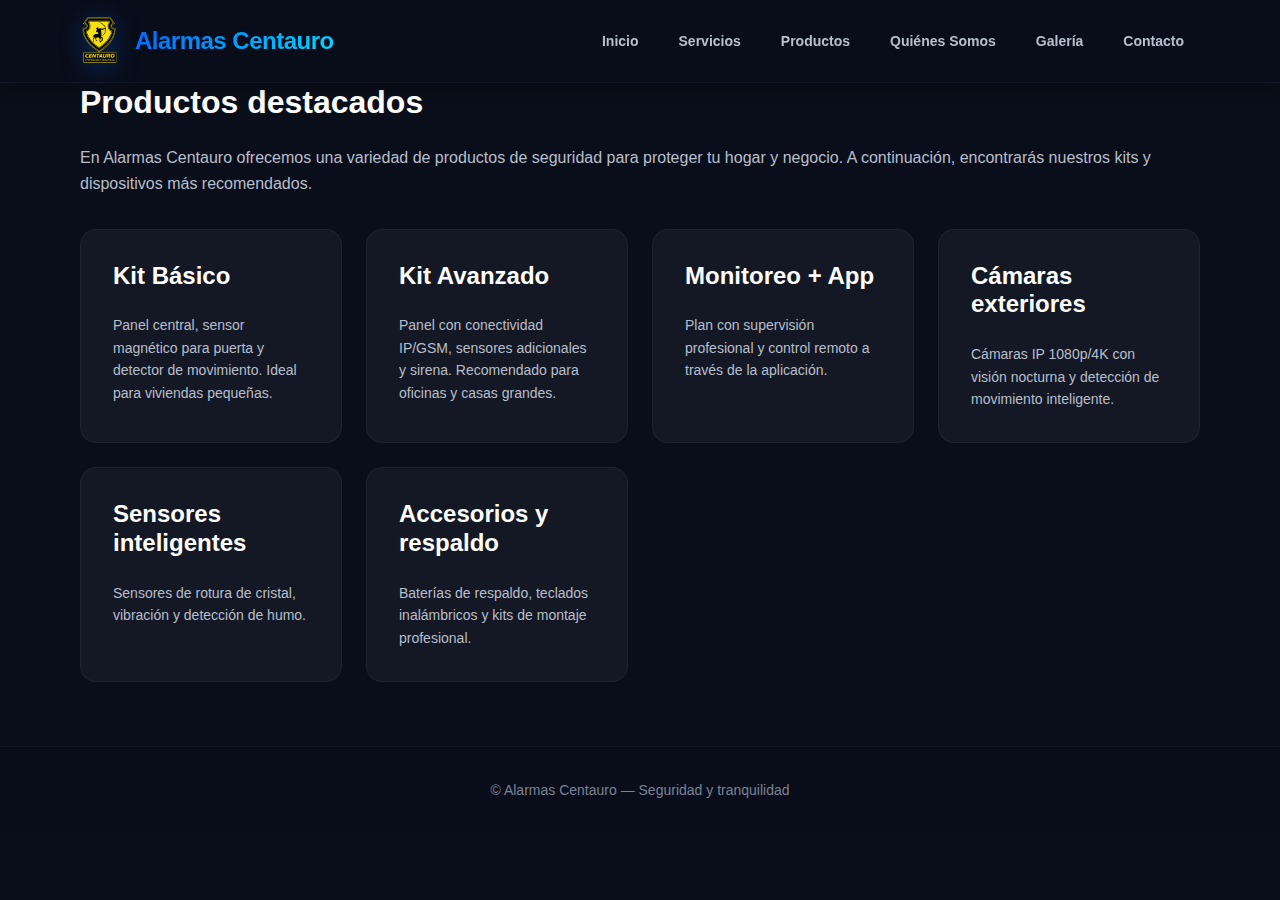
<file: productos.html>
<!DOCTYPE html>
<html lang="es">
<head>
    <meta charset="UTF-8">
    <meta name="viewport" content="width=device-width, initial-scale=1.0">
    <title>Productos - Alarmas Centauro</title>
    <link rel="stylesheet" href="styles/variables.css">
    <link rel="stylesheet" href="styles/global.css">
</head>
<body>
    <header class="site-header">
        <div class="container">
            <a href="index.html" class="logo-link">
                <img src="../../images/galeria/logo.png" alt="Alarmas Centauro" class="logo-img">
                <h1 class="logo">Alarmas Centauro</h1>
            </a>
            <nav class="main-nav">
                <a href="index.html">Inicio</a>
                <a href="servicios.html">Servicios</a>
                <a href="productos.html">Productos</a>
                <a href="quienes-somos.html">Quiénes Somos</a>
                <a href="galeria.html">Galería</a>
                <a href="contacto.html">Contacto</a>
            </nav>
        </div>
    </header>

    <main>
        <section class="products-intro container">
            <h2>Productos destacados</h2>
            <p>En Alarmas Centauro ofrecemos una variedad de productos de seguridad para proteger tu hogar y negocio. A continuación, encontrarás nuestros kits y dispositivos más recomendados.</p>
        </section>

        <section class="product-list container">
            <div class="product-grid">
                <article class="product-card">
                    <h3>Kit Básico</h3>
                    <p>Panel central, sensor magnético para puerta y detector de movimiento. Ideal para viviendas pequeñas.</p>
                </article>

                <article class="product-card">
                    <h3>Kit Avanzado</h3>
                    <p>Panel con conectividad IP/GSM, sensores adicionales y sirena. Recomendado para oficinas y casas grandes.</p>
                </article>

                <article class="product-card">
                    <h3>Monitoreo + App</h3>
                    <p>Plan con supervisión profesional y control remoto a través de la aplicación.</p>
                </article>

                <article class="product-card">
                    <h3>Cámaras exteriores</h3>
                    <p>Cámaras IP 1080p/4K con visión nocturna y detección de movimiento inteligente.</p>
                </article>

                <article class="product-card">
                    <h3>Sensores inteligentes</h3>
                    <p>Sensores de rotura de cristal, vibración y detección de humo.</p>
                </article>

                <article class="product-card">
                    <h3>Accesorios y respaldo</h3>
                    <p>Baterías de respaldo, teclados inalámbricos y kits de montaje profesional.</p>
                </article>
            </div>
        </section>
    </main>

    <footer class="site-footer">
        <div class="container">
            <p>© Alarmas Centauro — Seguridad y tranquilidad</p>
        </div>
    </footer>
</body>
</html>
</file>
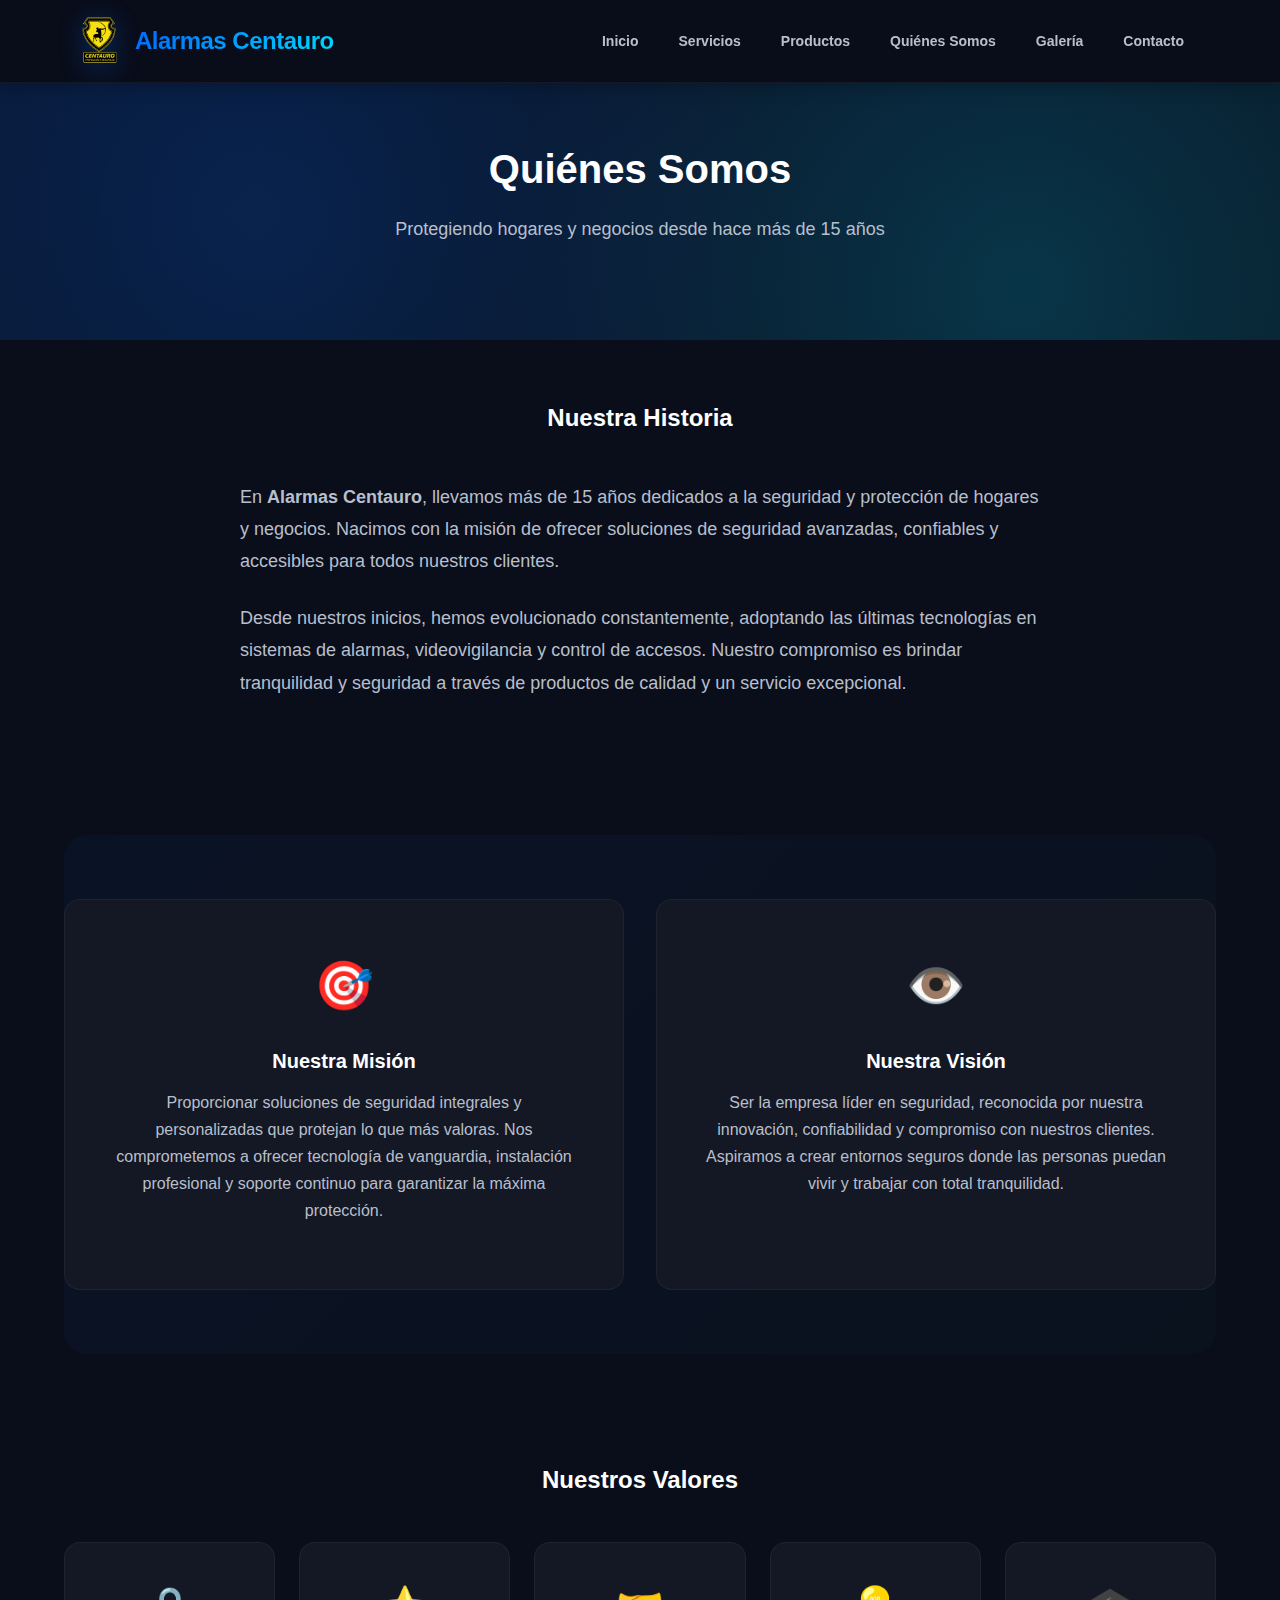
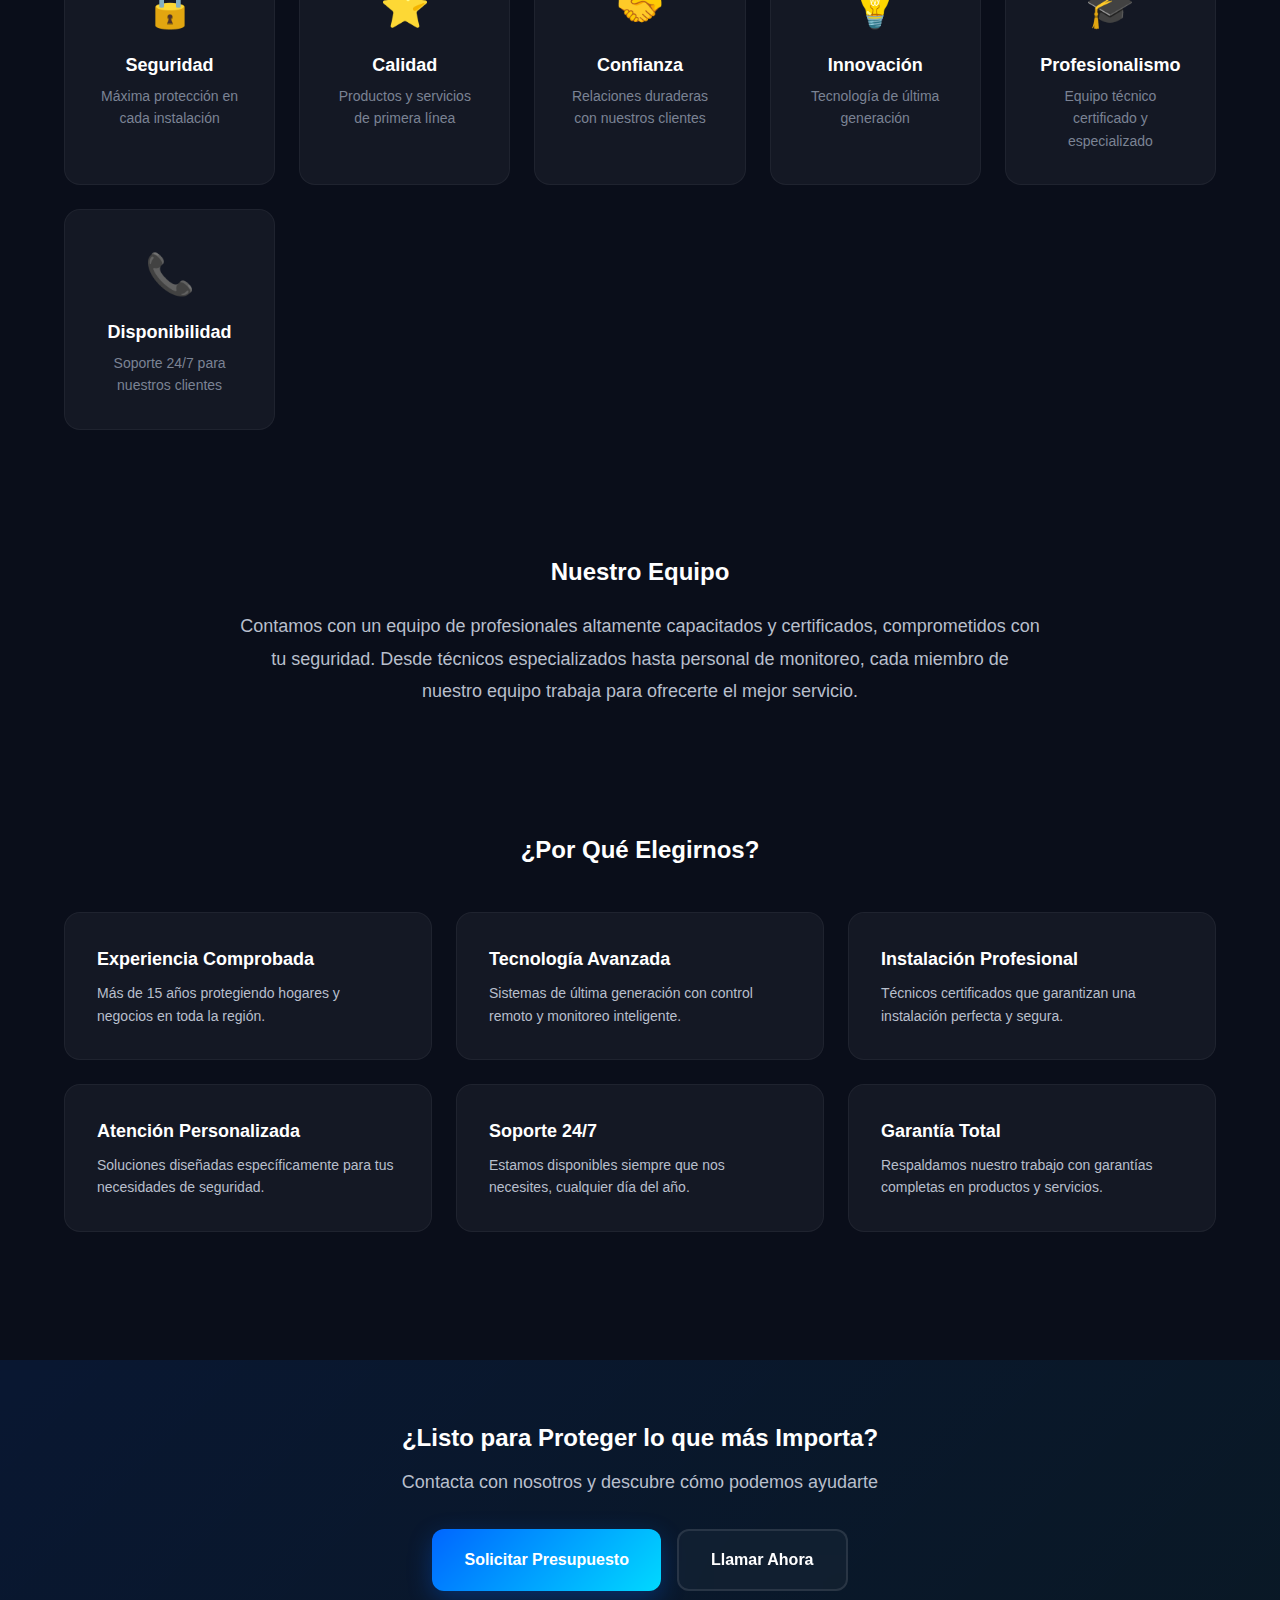
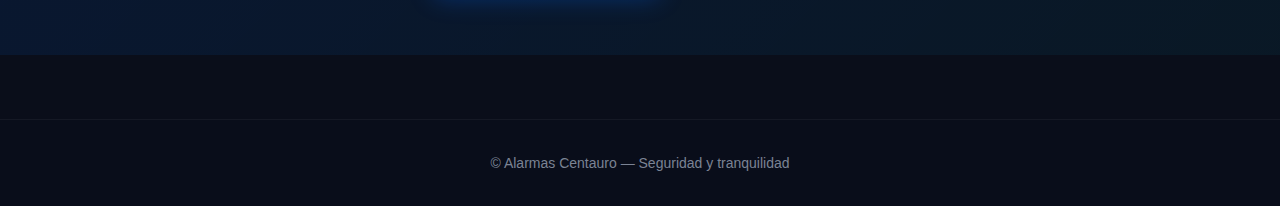
<file: quienes-somos.html>
<!DOCTYPE html>
<html lang="es">
<head>
    <meta charset="UTF-8">
    <meta name="viewport" content="width=device-width, initial-scale=1.0">
    <title>Quiénes Somos - Alarmas Centauro</title>
    <link rel="stylesheet" href="styles/variables.css">
    <link rel="stylesheet" href="styles/global.css">
</head>
<body>
    <header class="site-header">
        <div class="container">
            <a href="index.html" class="logo-link">
                <img src="../../images/galeria/logo.png" alt="Alarmas Centauro" class="logo-img">
                <h1 class="logo">Alarmas Centauro</h1>
            </a>
            <nav class="main-nav">
                <a href="index.html">Inicio</a>
                <a href="servicios.html">Servicios</a>
                <a href="productos.html">Productos</a>
                <a href="quienes-somos.html">Quiénes Somos</a>
                <a href="galeria.html">Galería</a>
                <a href="contacto.html">Contacto</a>
            </nav>
        </div>
    </header>

    <main>
        <section class="hero">
            <div class="container">
                <h2>Quiénes Somos</h2>
                <p>Protegiendo hogares y negocios desde hace más de 15 años</p>
            </div>
        </section>

        <section class="about-intro container">
            <div class="about-content">
                <h3>Nuestra Historia</h3>
                <p>
                    En <strong>Alarmas Centauro</strong>, llevamos más de 15 años dedicados a la seguridad y protección 
                    de hogares y negocios. Nacimos con la misión de ofrecer soluciones de seguridad avanzadas, 
                    confiables y accesibles para todos nuestros clientes.
                </p>
                <p>
                    Desde nuestros inicios, hemos evolucionado constantemente, adoptando las últimas tecnologías 
                    en sistemas de alarmas, videovigilancia y control de accesos. Nuestro compromiso es brindar 
                    tranquilidad y seguridad a través de productos de calidad y un servicio excepcional.
                </p>
            </div>
        </section>

        <section class="mission-vision container">
            <div class="mv-grid">
                <article class="mv-card">
                    <div class="mv-icon">🎯</div>
                    <h4>Nuestra Misión</h4>
                    <p>
                        Proporcionar soluciones de seguridad integrales y personalizadas que protejan lo que más 
                        valoras. Nos comprometemos a ofrecer tecnología de vanguardia, instalación profesional y 
                        soporte continuo para garantizar la máxima protección.
                    </p>
                </article>

                <article class="mv-card">
                    <div class="mv-icon">👁️</div>
                    <h4>Nuestra Visión</h4>
                    <p>
                        Ser la empresa líder en seguridad, reconocida por nuestra innovación, confiabilidad y 
                        compromiso con nuestros clientes. Aspiramos a crear entornos seguros donde las personas 
                        puedan vivir y trabajar con total tranquilidad.
                    </p>
                </article>
            </div>
        </section>

        <section class="values container">
            <h3>Nuestros Valores</h3>
            <div class="values-grid">
                <div class="value-item">
                    <div class="value-icon">🔒</div>
                    <h5>Seguridad</h5>
                    <p>Máxima protección en cada instalación</p>
                </div>
                <div class="value-item">
                    <div class="value-icon">⭐</div>
                    <h5>Calidad</h5>
                    <p>Productos y servicios de primera línea</p>
                </div>
                <div class="value-item">
                    <div class="value-icon">🤝</div>
                    <h5>Confianza</h5>
                    <p>Relaciones duraderas con nuestros clientes</p>
                </div>
                <div class="value-item">
                    <div class="value-icon">💡</div>
                    <h5>Innovación</h5>
                    <p>Tecnología de última generación</p>
                </div>
                <div class="value-item">
                    <div class="value-icon">🎓</div>
                    <h5>Profesionalismo</h5>
                    <p>Equipo técnico certificado y especializado</p>
                </div>
                <div class="value-item">
                    <div class="value-icon">📞</div>
                    <h5>Disponibilidad</h5>
                    <p>Soporte 24/7 para nuestros clientes</p>
                </div>
            </div>
        </section>

        <section class="team container">
            <h3>Nuestro Equipo</h3>
            <p class="team-intro">
                Contamos con un equipo de profesionales altamente capacitados y certificados, comprometidos con 
                tu seguridad. Desde técnicos especializados hasta personal de monitoreo, cada miembro de nuestro 
                equipo trabaja para ofrecerte el mejor servicio.
            </p>
        </section>

        <section class="why-us container">
            <h3>¿Por Qué Elegirnos?</h3>
            <ul class="feature-list">
                <li>
                    <strong>Experiencia Comprobada</strong>
                    <p>Más de 15 años protegiendo hogares y negocios en toda la región.</p>
                </li>
                <li>
                    <strong>Tecnología Avanzada</strong>
                    <p>Sistemas de última generación con control remoto y monitoreo inteligente.</p>
                </li>
                <li>
                    <strong>Instalación Profesional</strong>
                    <p>Técnicos certificados que garantizan una instalación perfecta y segura.</p>
                </li>
                <li>
                    <strong>Atención Personalizada</strong>
                    <p>Soluciones diseñadas específicamente para tus necesidades de seguridad.</p>
                </li>
                <li>
                    <strong>Soporte 24/7</strong>
                    <p>Estamos disponibles siempre que nos necesites, cualquier día del año.</p>
                </li>
                <li>
                    <strong>Garantía Total</strong>
                    <p>Respaldamos nuestro trabajo con garantías completas en productos y servicios.</p>
                </li>
            </ul>
        </section>

        <section class="cta-section">
            <div class="container">
                <h3>¿Listo para Proteger lo que más Importa?</h3>
                <p>Contacta con nosotros y descubre cómo podemos ayudarte</p>
                <div class="cta-buttons">
                    <a href="contacto.html" class="btn-primary">Solicitar Presupuesto</a>
                    <a href="tel:+34667942136" class="btn-secondary">Llamar Ahora</a>
                </div>
            </div>
        </section>
    </main>

    <footer class="site-footer">
        <div class="container">
            <p>© Alarmas Centauro — Seguridad y tranquilidad</p>
        </div>
    </footer>

    <style>
        .about-intro {
            padding: var(--spacing-2xl) 0;
        }

        .about-content h3 {
            text-align: center;
            margin-bottom: var(--spacing-xl);
        }

        .about-content p {
            font-size: var(--font-size-lg);
            line-height: 1.8;
            color: var(--text-secondary);
            max-width: 800px;
            margin: 0 auto var(--spacing-md);
        }

        .mission-vision {
            padding: var(--spacing-2xl) 0;
            background: linear-gradient(135deg, rgba(0, 102, 255, 0.05), rgba(0, 217, 255, 0.02));
            border-radius: var(--radius-xl);
            margin: var(--spacing-xl) auto;
        }

        .mv-grid {
            display: grid;
            grid-template-columns: repeat(auto-fit, minmax(300px, 1fr));
            gap: var(--spacing-lg);
        }

        .mv-card {
            background: var(--bg-card);
            padding: var(--spacing-xl);
            border-radius: var(--radius-lg);
            border: 1px solid rgba(255, 255, 255, 0.05);
            text-align: center;
            transition: all var(--transition-base);
        }

        .mv-card:hover {
            transform: translateY(-4px);
            box-shadow: var(--shadow-lg);
            border-color: rgba(0, 217, 255, 0.3);
        }

        .mv-icon {
            font-size: 3rem;
            margin-bottom: var(--spacing-md);
        }

        .mv-card h4 {
            color: var(--text-primary);
            margin-bottom: var(--spacing-sm);
        }

        .mv-card p {
            color: var(--text-secondary);
            line-height: 1.7;
        }

        .values {
            padding: var(--spacing-2xl) 0;
        }

        .values h3 {
            text-align: center;
            margin-bottom: var(--spacing-xl);
        }

        .values-grid {
            display: grid;
            grid-template-columns: repeat(auto-fit, minmax(200px, 1fr));
            gap: var(--spacing-md);
        }

        .value-item {
            background: var(--bg-card);
            padding: var(--spacing-lg);
            border-radius: var(--radius-lg);
            border: 1px solid rgba(255, 255, 255, 0.05);
            text-align: center;
            transition: all var(--transition-base);
        }

        .value-item:hover {
            transform: translateY(-4px);
            background: var(--bg-card-hover);
            box-shadow: var(--shadow-lg);
        }

        .value-icon {
            font-size: 2.5rem;
            margin-bottom: var(--spacing-sm);
        }

        .value-item h5 {
            color: var(--text-primary);
            margin-bottom: var(--spacing-xs);
            font-size: var(--font-size-lg);
        }

        .value-item p {
            color: var(--text-muted);
            font-size: var(--font-size-sm);
            margin: 0;
        }

        .team {
            padding: var(--spacing-2xl) 0;
        }

        .team h3 {
            text-align: center;
            margin-bottom: var(--spacing-md);
        }

        .team-intro {
            text-align: center;
            font-size: var(--font-size-lg);
            color: var(--text-secondary);
            max-width: 800px;
            margin: 0 auto;
            line-height: 1.8;
        }

        .why-us {
            padding: var(--spacing-2xl) 0;
        }

        .why-us h3 {
            text-align: center;
            margin-bottom: var(--spacing-xl);
        }

        .cta-section {
            background: linear-gradient(135deg, rgba(0, 102, 255, 0.1), rgba(0, 217, 255, 0.05));
            padding: var(--spacing-2xl) 0;
            text-align: center;
            margin-top: var(--spacing-2xl);
        }

        .cta-section h3 {
            margin-bottom: var(--spacing-sm);
        }

        .cta-section p {
            font-size: var(--font-size-lg);
            color: var(--text-secondary);
            margin-bottom: var(--spacing-lg);
        }

        .cta-buttons {
            display: flex;
            gap: var(--spacing-sm);
            justify-content: center;
            flex-wrap: wrap;
        }

        @media (max-width: 768px) {
            .mv-grid,
            .values-grid {
                grid-template-columns: 1fr;
            }

            .cta-buttons {
                flex-direction: column;
                align-items: stretch;
            }

            .cta-buttons a {
                width: 100%;
            }
        }
    </style>
</body>
</html>
</file>
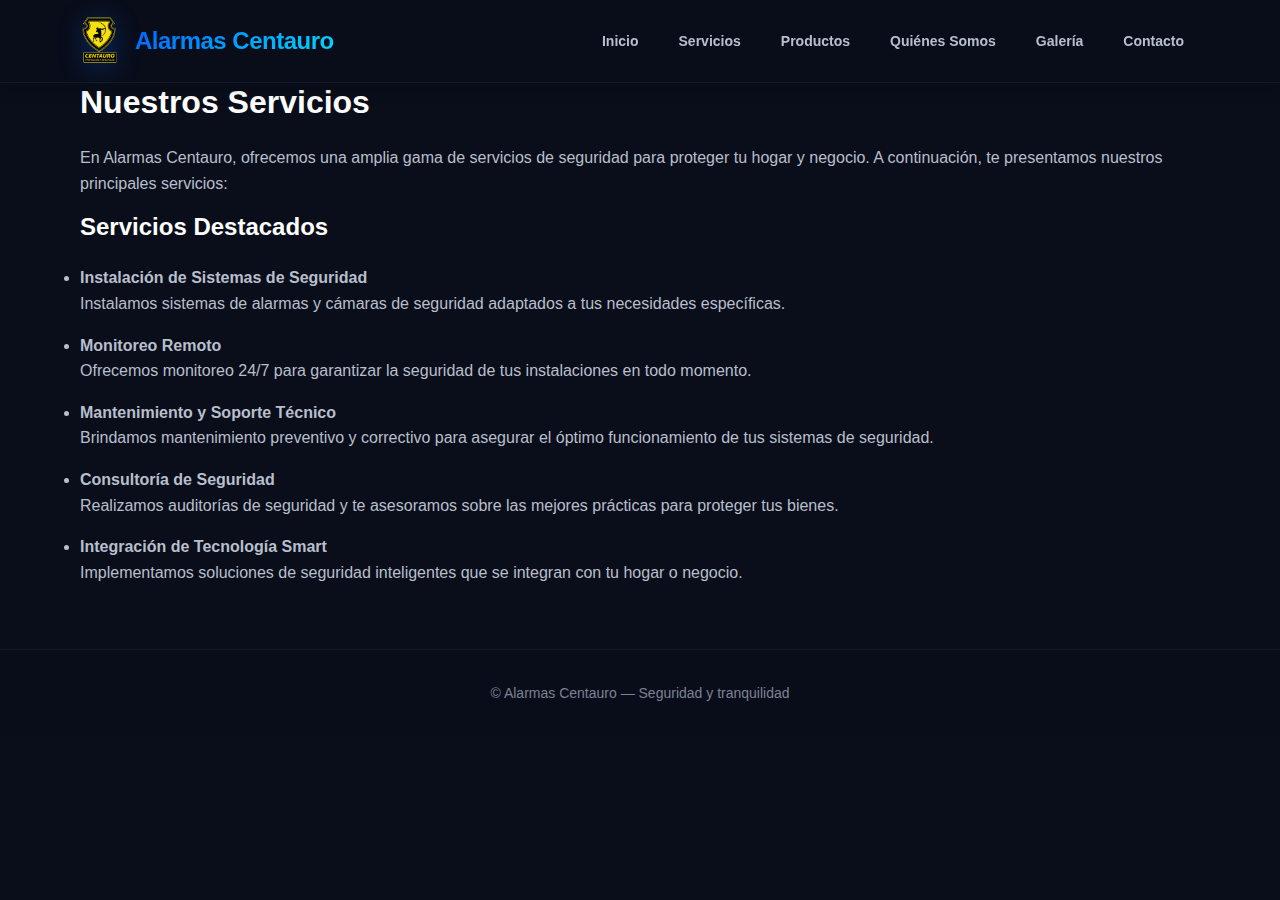
<file: servicios.html>
<!DOCTYPE html>
<html lang="es">
<head>
    <meta charset="UTF-8">
    <meta name="viewport" content="width=device-width, initial-scale=1.0">
    <title>Servicios - Alarmas Centauro</title>
    <link rel="stylesheet" href="styles/variables.css">
    <link rel="stylesheet" href="styles/global.css">
</head>
<body>
    <header class="site-header">
        <div class="container">
            <a href="index.html" class="logo-link">
                <img src="../../images/galeria/logo.png" alt="Alarmas Centauro" class="logo-img">
                <h1 class="logo">Alarmas Centauro</h1>
            </a>
            <nav class="main-nav">
                <a href="index.html">Inicio</a>
                <a href="servicios.html">Servicios</a>
                <a href="productos.html">Productos</a>
                <a href="quienes-somos.html">Quiénes Somos</a>
                <a href="galeria.html">Galería</a>
                <a href="contacto.html">Contacto</a>
            </nav>
        </div>
    </header>

    <main>
        <section class="services-intro container">
            <h2>Nuestros Servicios</h2>
            <p>En Alarmas Centauro, ofrecemos una amplia gama de servicios de seguridad para proteger tu hogar y negocio. A continuación, te presentamos nuestros principales servicios:</p>
        </section>

        <section class="services-list container">
            <h3>Servicios Destacados</h3>
            <ul class="service-items">
                <li>
                    <strong>Instalación de Sistemas de Seguridad</strong>
                    <p>Instalamos sistemas de alarmas y cámaras de seguridad adaptados a tus necesidades específicas.</p>
                </li>
                <li>
                    <strong>Monitoreo Remoto</strong>
                    <p>Ofrecemos monitoreo 24/7 para garantizar la seguridad de tus instalaciones en todo momento.</p>
                </li>
                <li>
                    <strong>Mantenimiento y Soporte Técnico</strong>
                    <p>Brindamos mantenimiento preventivo y correctivo para asegurar el óptimo funcionamiento de tus sistemas de seguridad.</p>
                </li>
                <li>
                    <strong>Consultoría de Seguridad</strong>
                    <p>Realizamos auditorías de seguridad y te asesoramos sobre las mejores prácticas para proteger tus bienes.</p>
                </li>
                <li>
                    <strong>Integración de Tecnología Smart</strong>
                    <p>Implementamos soluciones de seguridad inteligentes que se integran con tu hogar o negocio.</p>
                </li>
            </ul>
        </section>
    </main>

    <footer class="site-footer">
        <div class="container">
            <p>© Alarmas Centauro — Seguridad y tranquilidad</p>
        </div>
    </footer>
</body>
</html>
</file>
<file: styles/variables.css>
:root {
    /* Colores principales */
    --primary: #0066FF;
    --primary-dark: #0052CC;
    --primary-light: #4D94FF;
    --accent: #00D9FF;
    --accent-dark: #00B8D9;
    
    /* Colores de fondo */
    --bg-dark: #0A0E1A;
    --bg-card: #141824;
    --bg-card-hover: #1A1F2E;
    
    /* Colores de texto */
    --text-primary: #FFFFFF;
    --text-secondary: #B8BFCC;
    --text-muted: #7B8394;
    
    /* Colores de estado */
    --success: #00D47E;
    --warning: #FFB020;
    --error: #FF4D4D;
    
    /* Sombras */
    --shadow-sm: 0 2px 8px rgba(0, 0, 0, 0.15);
    --shadow-md: 0 4px 16px rgba(0, 0, 0, 0.25);
    --shadow-lg: 0 8px 32px rgba(0, 0, 0, 0.35);
    --shadow-primary: 0 8px 24px rgba(0, 102, 255, 0.3);
    --shadow-accent: 0 8px 24px rgba(0, 217, 255, 0.3);
    
    /* Espaciado */
    --spacing-xs: 0.5rem;
    --spacing-sm: 1rem;
    --spacing-md: 1.5rem;
    --spacing-lg: 2rem;
    --spacing-xl: 3rem;
    --spacing-2xl: 4rem;
    
    /* Bordes */
    --radius-sm: 8px;
    --radius-md: 12px;
    --radius-lg: 16px;
    --radius-xl: 24px;
    
    /* Tipografía */
    --font-primary: -apple-system, BlinkMacSystemFont, 'Segoe UI', Roboto, 'Helvetica Neue', Arial, sans-serif;
    --font-size-xs: 0.75rem;
    --font-size-sm: 0.875rem;
    --font-size-base: 1rem;
    --font-size-lg: 1.125rem;
    --font-size-xl: 1.25rem;
    --font-size-2xl: 1.5rem;
    --font-size-3xl: 2rem;
    --font-size-4xl: 2.5rem;
    
    /* Transiciones */
    --transition-fast: 0.15s cubic-bezier(0.4, 0, 0.2, 1);
    --transition-base: 0.3s cubic-bezier(0.4, 0, 0.2, 1);
    --transition-slow: 0.5s cubic-bezier(0.4, 0, 0.2, 1);
    
    /* Z-index */
    --z-dropdown: 1000;
    --z-sticky: 1020;
    --z-fixed: 1030;
    --z-modal: 1040;
    --z-popover: 1050;
    --z-tooltip: 1060;
}
</file>
<file: styles/global.css>
/* ===== RESET Y BASE ===== */
* {
    margin: 0;
    padding: 0;
    box-sizing: border-box;
}

html {
    font-size: 16px;
    scroll-behavior: smooth;
    -webkit-font-smoothing: antialiased;
    -moz-osx-font-smoothing: grayscale;
}

body {
    font-family: var(--font-primary);
    line-height: 1.6;
    color: var(--text-secondary);
    background: var(--bg-dark);
    overflow-x: hidden;
}

h1, h2, h3, h4, h5, h6 {
    color: var(--text-primary);
    font-weight: 700;
    line-height: 1.2;
    margin-bottom: var(--spacing-md);
}

h1 { font-size: var(--font-size-4xl); }
h2 { font-size: var(--font-size-3xl); }
h3 { font-size: var(--font-size-2xl); }
h4 { font-size: var(--font-size-xl); }

p {
    margin-bottom: var(--spacing-sm);
}

a {
    color: var(--accent);
    text-decoration: none;
    transition: color var(--transition-fast);
}

a:hover {
    color: var(--accent-dark);
}

img {
    max-width: 100%;
    height: auto;
    display: block;
}

/* ===== CONTENEDOR ===== */
.container {
    width: 90%;
    max-width: 1200px;
    margin: 0 auto;
    padding: 0 var(--spacing-sm);
}

/* ===== HEADER ===== */
.site-header {
    background: rgba(10, 14, 26, 0.95);
    backdrop-filter: blur(10px);
    padding: var(--spacing-sm) 0;
    position: sticky;
    top: 0;
    z-index: var(--z-sticky);
    border-bottom: 1px solid rgba(255, 255, 255, 0.05);
    box-shadow: var(--shadow-md);
}

.site-header .container {
    display: flex;
    justify-content: space-between;
    align-items: center;
    flex-wrap: wrap;
    gap: var(--spacing-sm);
}

.logo {
    font-size: var(--font-size-2xl);
    font-weight: 800;
    background: linear-gradient(135deg, var(--primary), var(--accent));
    -webkit-background-clip: text;
    -webkit-text-fill-color: transparent;
    background-clip: text;
    margin: 0;
    letter-spacing: -0.5px;
}

/* Estilos para el logo con imagen */
.logo-link {
    display: flex;
    align-items: center;
    gap: var(--spacing-sm);
    text-decoration: none;
    transition: all var(--transition-base);
}

.logo-link:hover {
    transform: scale(1.02);
}

.logo-img {
    height: 50px;
    width: auto;
    filter: drop-shadow(0 4px 12px rgba(0, 102, 255, 0.3));
    animation: logoFloat 3s ease-in-out infinite;
    transition: all var(--transition-base);
}

.logo-link:hover .logo-img {
    filter: drop-shadow(0 8px 24px rgba(0, 217, 255, 0.5));
    transform: rotate(-5deg);
}

@keyframes logoFloat {
    0%, 100% {
        transform: translateY(0px);
    }
    50% {
        transform: translateY(-5px);
    }
}

.main-nav {
    display: flex;
    gap: var(--spacing-xs);
    flex-wrap: wrap;
}

.main-nav a {
    color: var(--text-secondary);
    padding: var(--spacing-xs) var(--spacing-sm);
    border-radius: var(--radius-sm);
    font-weight: 600;
    font-size: var(--font-size-sm);
    transition: all var(--transition-base);
    position: relative;
}

.main-nav a:hover {
    color: var(--text-primary);
    background: rgba(255, 255, 255, 0.05);
}

.main-nav a::after {
    content: '';
    position: absolute;
    bottom: 0;
    left: 50%;
    width: 0;
    height: 2px;
    background: var(--accent);
    transform: translateX(-50%);
    transition: width var(--transition-base);
}

.main-nav a:hover::after {
    width: 80%;
}

/* ===== HERO ===== */
.hero {
    background: linear-gradient(135deg, rgba(0, 102, 255, 0.1), rgba(0, 217, 255, 0.05));
    padding: var(--spacing-2xl) 0;
    text-align: center;
    position: relative;
    overflow: hidden;
}

.hero::before {
    content: '';
    position: absolute;
    top: 0;
    left: 0;
    right: 0;
    bottom: 0;
    background: 
        radial-gradient(circle at 20% 50%, rgba(0, 102, 255, 0.15) 0%, transparent 50%),
        radial-gradient(circle at 80% 80%, rgba(0, 217, 255, 0.15) 0%, transparent 50%);
    pointer-events: none;
}

.hero .container {
    position: relative;
    z-index: 1;
}

.hero h2 {
    font-size: clamp(var(--font-size-2xl), 5vw, var(--font-size-4xl));
    margin-bottom: var(--spacing-md);
    line-height: 1.1;
}

.hero p {
    font-size: var(--font-size-lg);
    color: var(--text-secondary);
    max-width: 700px;
    margin: 0 auto var(--spacing-lg);
}

.cta {
    margin-top: var(--spacing-lg);
}

/* ===== BOTONES ===== */
.btn-primary,
.btn-secondary {
    display: inline-flex;
    align-items: center;
    justify-content: center;
    gap: var(--spacing-xs);
    padding: var(--spacing-sm) var(--spacing-lg);
    border-radius: var(--radius-md);
    font-weight: 700;
    font-size: var(--font-size-base);
    text-decoration: none;
    border: none;
    cursor: pointer;
    transition: all var(--transition-base);
    position: relative;
    overflow: hidden;
    touch-action: manipulation;
    -webkit-tap-highlight-color: transparent;
}

.btn-primary {
    background: linear-gradient(135deg, var(--primary), var(--accent));
    color: white;
    box-shadow: var(--shadow-primary);
}

.btn-primary::before {
    content: '';
    position: absolute;
    top: 50%;
    left: 50%;
    width: 0;
    height: 0;
    border-radius: 50%;
    background: rgba(255, 255, 255, 0.2);
    transform: translate(-50%, -50%);
    transition: width 0.6s, height 0.6s;
}

.btn-primary:hover::before,
.btn-primary:active::before {
    width: 300px;
    height: 300px;
}

.btn-primary:hover {
    transform: translateY(-2px);
    box-shadow: 0 12px 32px rgba(0, 102, 255, 0.4);
}

.btn-primary:active {
    transform: translateY(0);
}

.btn-secondary {
    background: rgba(255, 255, 255, 0.03);
    color: var(--text-primary);
    border: 2px solid rgba(255, 255, 255, 0.1);
    backdrop-filter: blur(10px);
}

.btn-secondary:hover {
    background: rgba(255, 255, 255, 0.08);
    border-color: rgba(255, 255, 255, 0.2);
    transform: translateY(-2px);
}

/* ===== SECCIONES ===== */
.features,
.products,
.contact {
    padding: var(--spacing-2xl) 0;
}

.features h3,
.products h3,
.contact h3 {
    text-align: center;
    margin-bottom: var(--spacing-xl);
    position: relative;
    display: inline-block;
    width: 100%;
}

.features h3::after,
.products h3::after {
    content: '';
    position: absolute;
    bottom: -10px;
    left: 50%;
    transform: translateX(-50%);
    width: 60px;
    height: 4px;
    background: linear-gradient(90deg, var(--primary), var(--accent));
    border-radius: 2px;
}

/* ===== LISTA DE CARACTERÍSTICAS ===== */
.feature-list {
    list-style: none;
    display: grid;
    grid-template-columns: repeat(auto-fit, minmax(280px, 1fr));
    gap: var(--spacing-md);
    margin-top: var(--spacing-lg);
}

.feature-list li {
    background: var(--bg-card);
    padding: var(--spacing-lg);
    border-radius: var(--radius-lg);
    border: 1px solid rgba(255, 255, 255, 0.05);
    transition: all var(--transition-base);
    position: relative;
    overflow: hidden;
}

.feature-list li::before {
    content: '';
    position: absolute;
    top: 0;
    left: 0;
    width: 4px;
    height: 0;
    background: linear-gradient(180deg, var(--primary), var(--accent));
    transition: height var(--transition-base);
}

.feature-list li:hover {
    transform: translateY(-4px);
    background: var(--bg-card-hover);
    box-shadow: var(--shadow-lg);
    border-color: rgba(255, 255, 255, 0.1);
}

.feature-list li:hover::before {
    height: 100%;
}

.feature-list strong {
    display: block;
    color: var(--text-primary);
    font-size: var(--font-size-lg);
    margin-bottom: var(--spacing-xs);
}

.feature-list p {
    color: var(--text-secondary);
    font-size: var(--font-size-sm);
    line-height: 1.6;
    margin: 0;
}

/* ===== GRID DE PRODUCTOS ===== */
.product-grid {
    display: grid;
    grid-template-columns: repeat(auto-fit, minmax(260px, 1fr));
    gap: var(--spacing-md);
    margin-top: var(--spacing-lg);
}

.product-card {
    background: var(--bg-card);
    padding: var(--spacing-lg);
    border-radius: var(--radius-lg);
    border: 1px solid rgba(255, 255, 255, 0.05);
    transition: all var(--transition-base);
    display: flex;
    flex-direction: column;
}

.product-card:hover {
    transform: translateY(-4px);
    background: var(--bg-card-hover);
    box-shadow: var(--shadow-lg);
    border-color: rgba(0, 217, 255, 0.3);
}

.product-card h4 {
    color: var(--text-primary);
    margin-bottom: var(--spacing-sm);
    font-size: var(--font-size-xl);
}

.product-card p {
    color: var(--text-secondary);
    font-size: var(--font-size-sm);
    flex-grow: 1;
    margin: 0;
}

/* ===== CONTACTO ===== */
.contact {
    background: linear-gradient(135deg, rgba(0, 102, 255, 0.05), rgba(0, 217, 255, 0.02));
    border-radius: var(--radius-xl);
    margin: var(--spacing-xl) auto;
    padding: var(--spacing-xl) 0;
}

.contact p {
    text-align: center;
    font-size: var(--font-size-lg);
}

.contact a {
    color: var(--accent);
    font-weight: 600;
}

/* ===== FORMULARIO ===== */
.contact-bottom {
    background: var(--bg-card);
    border-radius: var(--radius-xl);
    padding: var(--spacing-xl);
    margin: var(--spacing-xl) 0;
    border: 1px solid rgba(255, 255, 255, 0.05);
    box-shadow: var(--shadow-lg);
}

.contact-bottom h3 {
    text-align: center;
    margin-bottom: var(--spacing-sm);
}

.text-muted {
    text-align: center;
    color: var(--text-muted);
    font-size: var(--font-size-sm);
    margin-bottom: var(--spacing-lg);
}

.grid {
    display: grid;
    grid-template-columns: repeat(auto-fit, minmax(240px, 1fr));
    gap: var(--spacing-md);
    margin-bottom: var(--spacing-md);
}

.grid .full {
    grid-column: 1 / -1;
}

.grid input,
.grid textarea,
.grid select {
    width: 100%;
    padding: var(--spacing-sm);
    background: rgba(255, 255, 255, 0.03);
    border: 2px solid rgba(255, 255, 255, 0.08);
    border-radius: var(--radius-md);
    color: var(--text-primary);
    font-family: var(--font-primary);
    font-size: var(--font-size-base);
    transition: all var(--transition-base);
}

.grid input:focus,
.grid textarea:focus,
.grid select:focus {
    outline: none;
    border-color: var(--accent);
    background: rgba(255, 255, 255, 0.05);
    box-shadow: 0 0 0 4px rgba(0, 217, 255, 0.1);
}

.grid input::placeholder,
.grid textarea::placeholder {
    color: var(--text-muted);
}

.grid textarea {
    resize: vertical;
    min-height: 120px;
}

.fancy-select select {
    cursor: pointer;
    appearance: none;
    background-image: url("data:image/svg+xml,%3Csvg xmlns='http://www.w3.org/2000/svg' width='12' height='12' viewBox='0 0 12 12'%3E%3Cpath fill='%23B8BFCC' d='M6 9L1 4h10z'/%3E%3C/svg%3E");
    background-repeat: no-repeat;
    background-position: right var(--spacing-sm) center;
    padding-right: 2.5rem;
}

.form-actions {
    display: flex;
    gap: var(--spacing-sm);
    justify-content: flex-end;
    flex-wrap: wrap;
    margin-top: var(--spacing-md);
}

/* ===== FOOTER ===== */
.site-footer {
    background: rgba(10, 14, 26, 0.95);
    border-top: 1px solid rgba(255, 255, 255, 0.05);
    padding: var(--spacing-lg) 0;
    text-align: center;
    margin-top: var(--spacing-2xl);
}

.site-footer p {
    color: var(--text-muted);
    font-size: var(--font-size-sm);
    margin: 0;
}

/* ===== RESPONSIVE MOBILE FIRST ===== */
@media (max-width: 768px) {
    html {
        font-size: 14px;
    }
    
    .site-header .container {
        flex-direction: column;
        text-align: center;
    }
    
    .logo {
        font-size: var(--font-size-xl);
    }
    
    .logo-img {
        height: 40px;
    }
    
    .main-nav {
        justify-content: center;
        width: 100%;
    }
    
    .hero {
        padding: var(--spacing-xl) 0;
    }
    
    .hero h2 {
        font-size: var(--font-size-2xl);
    }
    
    .hero p {
        font-size: var(--font-size-base);
    }
    
    .btn-primary,
    .btn-secondary {
        width: 100%;
        padding: var(--spacing-md) var(--spacing-lg);
        font-size: var(--font-size-lg);
    }
    
    .feature-list,
    .product-grid {
        grid-template-columns: 1fr;
    }
    
    .grid {
        grid-template-columns: 1fr;
    }
    
    .contact-bottom {
        padding: var(--spacing-lg);
    }
    
    .form-actions {
        flex-direction: column-reverse;
    }
    
    .form-actions button {
        width: 100%;
    }
}

@media (max-width: 480px) {
    .container {
        width: 95%;
    }
    
    .logo-img {
        height: 35px;
    }
    
    .logo {
        font-size: var(--font-size-lg);
    }
    
    .main-nav a {
        font-size: var(--font-size-xs);
        padding: var(--spacing-xs);
    }
}

/* ===== MEJORAS TÁCTILES MÓVIL ===== */
@media (hover: none) and (pointer: coarse) {
    .btn-primary:active,
    .btn-secondary:active {
        transform: scale(0.95);
    }
    
    .feature-list li:active,
    .product-card:active {
        transform: scale(0.98);
    }
}
</file>
